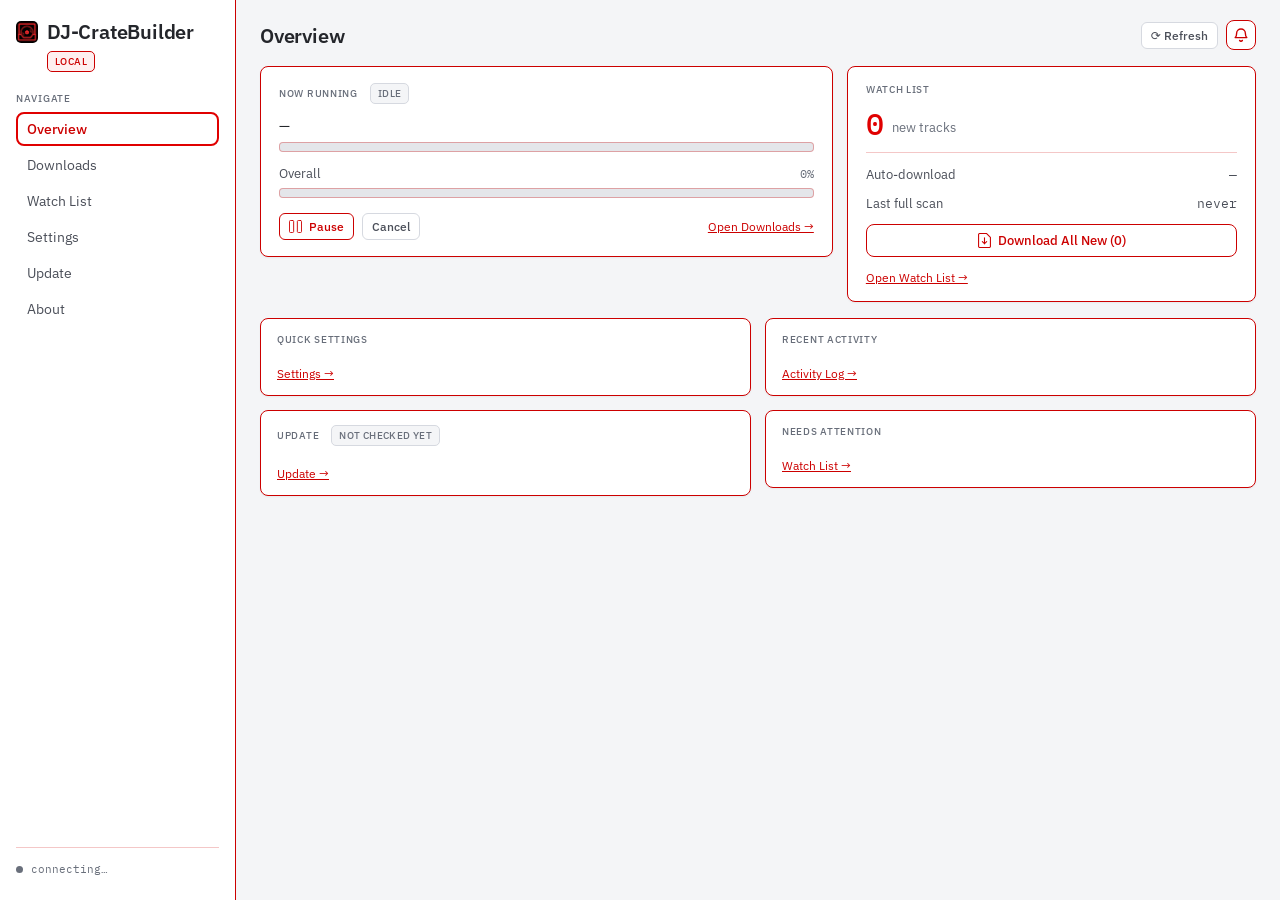
<file: web/index.html>
<!doctype html>
<html lang="en">
<head>
<meta charset="utf-8">
<meta name="viewport" content="width=device-width,initial-scale=1">
<title>DJ-CrateBuilder</title>
<script>
  /* The stored theme, applied before the stylesheets load, so a dark page
     never flashes light on its way up. app.js's applyTheme keeps the same
     key; a store that refuses (private mode) leaves the page light. */
  try {
    if (localStorage.getItem('cb_theme') === 'dark') {
      document.documentElement.setAttribute('data-theme', 'dark');
    }
  } catch (e) { /* light */ }
  /* The stored text size, for the same reason; app.js's applyTextSize
     keeps the same key and values. */
  try {
    var size = localStorage.getItem('cb_text_size');
    if (size === 'large' || size === 'xl') {
      document.documentElement.setAttribute('data-text-size', size);
    }
  } catch (e) { /* normal */ }
  /* The stored colour theme, for the same reason; app.js's applyAccent
     keeps the same key and values. Red is the sheets' own colour, so only
     the other accents mark the page. */
  try {
    var accent = localStorage.getItem('cb_accent');
    if (['green', 'pink'].indexOf(accent) !== -1) {
      document.documentElement.setAttribute('data-accent', accent);
    }
  } catch (e) { /* red */ }
</script>
<link rel="stylesheet" href="theme.css">
<link rel="stylesheet" href="app.css">
<link rel="stylesheet" href="icons.css">
<link rel="stylesheet" href="theme-dark.css">
<link rel="stylesheet" href="theme-green.css">
<link rel="stylesheet" href="theme-pink.css">
</head>
<body>

<div class="cb-shell">

  <!-- ── Left panel: never changes width or order between screens ────────── -->
  <aside class="cb-panel">
    <div class="cb-brandrow">
      <div class="cb-row" style="gap:9px">
        <img src="assets/logo.png" alt="" width="22" height="22"
             style="border-radius:5px;display:block;flex:none">
        <span class="cb-brand">DJ-CrateBuilder</span>
      </div>
      <span class="cb-tag" id="mount-tag">Local</span>
    </div>

    <nav style="display:flex;flex-direction:column;gap:2px">
      <div class="cb-kick" style="margin-bottom:5px">Navigate</div>
      <a class="cb-nav is-on" href="#overview"  data-screen="overview">Overview</a>
      <a class="cb-nav"       href="#downloads" data-screen="downloads">Downloads</a>
      <a class="cb-nav"       href="#watchlist" data-screen="watchlist">Watch List<span
           class="cb-nav__count" id="nav-count" hidden>0</span></a>
      <a class="cb-nav"       href="#settings"  data-screen="settings">Settings</a>
      <a class="cb-nav"       href="#update"    data-screen="update">Update</a>
      <a class="cb-nav"       href="#about"     data-screen="about">About</a>
    </nav>

    <div class="cb-panel__foot">
      <div class="cb-row" id="host-status" tabindex="0" data-tt="remote.host_status"
           style="gap:8px;font-size:12px;color:var(--cb-muted)">
        <span class="cb-dot" id="host-dot"></span>
        <span class="cb-mono" id="host-label" style="font-size:11px">connecting…</span>
      </div>
      <a class="cb-mono cb-mut cb-foot-link" href="#about" id="host-version"
         style="font-size:10.5px"
         data-tt-text="Open About — the author, the FAQ, and the build this host is running."></a>
      <div id="panel-batch-mini" hidden style="display:flex;flex-direction:column;gap:6px">
        <div class="cb-bar" style="height:5px"><div class="cb-bar__fill" id="panel-batch-fill" style="width:0"></div></div>
        <span class="cb-mono cb-mut" id="panel-batch-label" style="font-size:10.5px">Batch 0 / 0</span>
      </div>
    </div>
  </aside>

  <!-- ── Content: one scroll region ──────────────────────────────────────── -->
  <main class="cb-main">

    <!-- 3a — Overview -->
    <section class="cb-screen is-on" id="screen-overview">
      <div class="cb-row">
        <h4 class="cb-h">Overview</h4>
        <span class="cb-mut" style="font-size:12.5px" id="ov-library"></span>
        <div class="cb-row" style="margin-left:auto;gap:8px">
          <button class="cb-btn cb-btn--quiet cb-btn--sm" id="ov-refresh"
                  data-tt="main.refresh">⟳ Refresh</button>
          <button class="cb-bell" id="ov-bell" data-tt="main.notifications"
                  aria-haspopup="dialog" aria-expanded="false"
                  aria-label="Notifications">
            <svg width="16" height="16" viewBox="0 0 16 16" fill="none"
                 stroke="currentColor" stroke-width="1.4" stroke-linecap="round"
                 stroke-linejoin="round" aria-hidden="true">
              <path d="M8 2a4.4 4.4 0 0 0-4.4 4.4c0 3-1.4 4.2-1.4 4.2h11.6s-1.4-1.2-1.4-4.2A4.4 4.4 0 0 0 8 2Z"></path>
              <path d="M6.6 13.4a1.6 1.6 0 0 0 2.8 0"></path>
            </svg>
            <span class="cb-bell__count" id="ov-bell-count" hidden>0</span>
          </button>
        </div>
      </div>

      <div class="cb-grid-ov">
        <div class="cb-card cb-pad" id="ov-running">
          <div class="cb-row">
            <span class="cb-kick">Now running</span>
            <span class="cb-tag cb-tag--grey" id="ov-run-tag">Idle</span>
            <span class="cb-mut cb-mono" style="margin-left:auto;font-size:11.5px"
                  id="ov-run-meta"></span>
          </div>
          <div>
            <div class="cb-row" style="gap:8px;margin-bottom:7px;align-items:baseline">
              <span style="font-size:13.5px;color:var(--cb-text)" id="ov-run-title">—</span>
              <span class="cb-mut cb-mono" style="margin-left:auto;font-size:11.5px"
                    id="ov-run-stats"></span>
            </div>
            <div class="cb-bar"><div class="cb-bar__fill" id="ov-run-cur" style="width:0"></div></div>
          </div>
          <div>
            <div class="cb-row" style="gap:8px;margin-bottom:7px">
              <span class="cb-lab">Overall</span>
              <span class="cb-mut cb-mono" style="margin-left:auto;font-size:11.5px"
                    id="ov-run-pct">0%</span>
            </div>
            <div class="cb-bar"><div class="cb-bar__fill cb-bar__fill--overall" id="ov-run-all" style="width:0"></div></div>
          </div>
          <div class="cb-row" style="gap:8px;margin-top:2px">
            <button class="cb-btn cb-btn--sm" id="ov-pause" data-ic="pause">Pause</button>
            <button class="cb-btn cb-btn--quiet cb-btn--sm" id="ov-cancel">Cancel</button>
            <a href="#downloads" id="ov-open" style="margin-left:auto;font-size:12px">Open Downloads →</a>
          </div>
        </div>

        <div class="cb-card cb-pad">
          <span class="cb-kick">Watch List</span>
          <div class="cb-row" style="align-items:flex-end;gap:8px">
            <span class="cb-mono cb-big" id="ov-new">0</span>
            <span class="cb-mut" style="font-size:12.5px;padding-bottom:4px"
                  id="ov-new-sub">new tracks</span>
          </div>
          <div class="cb-div"></div>
          <div class="cb-row cb-ov-line"><span>Auto-download</span>
            <span class="cb-mono" style="margin-left:auto" id="ov-auto">—</span></div>
          <div class="cb-row cb-ov-line"><span>Last full scan</span>
            <span class="cb-mono" style="margin-left:auto" id="ov-last-scan">never</span></div>
          <button class="cb-btn" id="ov-dl-all" style="justify-content:center;width:100%"
                  data-tt="wl.download_all_new" data-ic="download">Download All New (0)</button>
          <a href="#watchlist" id="ov-goto-wl" style="font-size:12px">Open Watch List →</a>
        </div>
      </div>

      <!-- Two independent stacks: the host's own state on the left, what
           it has been doing on the right. -->
      <div class="cb-ov-cols">
        <div class="cb-ov-col">
          <div class="cb-card cb-pad cb-ov-mini">
            <span class="cb-kick">Quick Settings</span>
            <div id="ov-host" class="cb-ov-list"></div>
            <a href="#settings" style="font-size:12px;margin-top:2px">Settings →</a>
          </div>
          <div class="cb-card cb-pad cb-ov-mini" id="ov-update-card">
            <div class="cb-row">
              <span class="cb-kick">Update</span>
              <span class="cb-tag cb-tag--grey" id="ov-update-tag">Not checked yet</span>
            </div>
            <div id="ov-update" class="cb-ov-list"></div>
            <a href="#update" id="ov-goto-update" style="font-size:12px;margin-top:2px">Update →</a>
          </div>
        </div>
        <div class="cb-ov-col">
          <div class="cb-card cb-pad cb-ov-mini">
            <span class="cb-kick">Recent activity</span>
            <div id="ov-recent" class="cb-ov-list"></div>
            <a href="#activity-log" style="font-size:12px;margin-top:2px">Activity Log →</a>
          </div>
          <div class="cb-card cb-pad cb-ov-mini">
            <span class="cb-kick">Needs attention</span>
            <div id="ov-attention" class="cb-ov-list"></div>
            <a href="#watchlist" style="font-size:12px;margin-top:2px">Watch List →</a>
          </div>
        </div>
      </div>
    </section>

    <!-- 3b / 3c — Downloads -->
    <section class="cb-screen" id="screen-downloads">
      <div class="cb-row">
        <h4 class="cb-h">Downloads</h4>
        <span class="cb-tag cb-tag--grey" id="dl-state">Idle</span>
      </div>

      <div class="cb-card cb-pad">
        <div class="cb-row">
          <span class="cb-kick">Add a link</span>
          <div class="cb-seg" style="margin-left:auto" id="dl-platform">
            <span class="is-on" data-platform="YouTube">YouTube</span>
            <span data-platform="SoundCloud">SoundCloud</span>
          </div>
          <span class="cb-help cb-tt-host" data-tt="main.platform_help">?</span>
        </div>
        <div style="display:flex;gap:10px;align-items:flex-end;flex-wrap:wrap">
          <div style="flex:1;min-width:260px">
            <div class="cb-kick" style="margin-bottom:5px">URL</div>
            <input class="cb-in" id="dl-url" data-tt="main.url"
                   placeholder="https://www.youtube.com/…   or   https://soundcloud.com/…">
          </div>
          <div style="width:190px">
            <div class="cb-kick" style="margin-bottom:5px">Genre</div>
            <select class="cb-sel" id="dl-genre" style="width:100%"></select>
          </div>
          <button class="cb-btn cb-btn--quiet" id="dl-newgenre"
                  data-tt="main.new_genre">+ New genre</button>
          <button class="cb-btn cb-btn--fill" id="dl-add"
                  data-tt="main.batch_add">+ Add to Batch</button>
        </div>
      </div>

      <div class="cb-card cb-pad">
        <div class="cb-row">
          <span class="cb-kick">Batch queue</span>
          <span class="cb-mut cb-mono" style="font-size:11.5px" id="dl-count">0 URLs</span>
          <span class="cb-help cb-tt-host" data-tt="main.batch_help">?</span>
          <button class="cb-btn cb-btn--quiet cb-btn--sm" id="dl-clear"
                  style="margin-left:auto" data-tt="main.batch_clear">Clear All</button>
        </div>
        <div id="dl-rows"></div>
      </div>

      <div class="cb-row" style="gap:12px;flex-wrap:wrap">
        <label class="cb-row" style="gap:8px;cursor:pointer">
          <input type="checkbox" class="cb-cbx" id="dl-skip" data-key="skip_existing">
          <span style="font-size:13px;color:var(--cb-text)">Skip files already downloaded</span>
        </label>
        <select class="cb-sel" id="dl-skipmode" data-key="skip_mode">
          <option>In Database ~ In Folder</option>
          <option>In Folder Only</option>
          <option>In Database Only</option>
        </select>
        <span class="cb-help cb-tt-host" data-tt="main.skip_mode">?</span>
        <button class="cb-btn cb-btn--quiet" id="dl-openfolder"
                style="margin-left:auto" data-tt="main.open_folder" data-ic="folder">Open Main Folder</button>
      </div>

      <div class="cb-row" style="gap:10px" id="dl-actions-row">
        <button class="cb-btn cb-btn--fill" id="dl-start"
                style="flex:1;justify-content:center;font-size:14.5px;padding:11px">Start Downloads</button>
        <button class="cb-btn cb-btn--quiet" id="dl-cancel" disabled
                data-tt="main.cancel_batch">Cancel</button>
        <button class="cb-btn cb-btn--quiet" id="dl-pause" data-ic="pause" disabled>Pause</button>
      </div>

      <div class="cb-card cb-pad" id="dl-progress" style="opacity:.6">
        <div class="cb-row" style="gap:10px;align-items:baseline">
          <span class="cb-kick">Current</span>
          <span class="cb-mut" style="font-size:13.5px" id="dl-cur-label">—</span>
          <span class="cb-mono" style="margin-left:auto;font-size:11.5px;color:var(--cb-ok)" id="dl-cur-bitrate"></span>
          <span class="cb-mut cb-mono" style="font-size:11.5px" id="dl-cur-speed"></span>
        </div>
        <div class="cb-bar"><div class="cb-bar__fill" id="dl-cur-bar" style="width:0"></div></div>
        <div class="cb-row" style="gap:10px;align-items:baseline">
          <span class="cb-kick">Overall</span>
          <span class="cb-mut" style="font-size:12.5px" id="dl-all-label">—</span>
          <span class="cb-mut cb-mono" style="margin-left:auto;font-size:11.5px" id="dl-all-eta"></span>
        </div>
        <div class="cb-bar"><div class="cb-bar__fill cb-bar__fill--overall" id="dl-all-bar" style="width:0"></div></div>
      </div>

      <div>
        <div class="cb-row" style="gap:8px;margin-bottom:8px">
          <span class="cb-kick">Activity</span>
          <span class="cb-mut cb-mono" style="font-size:11.5px" id="dl-activity-meta">empty</span>
          <button class="cb-btn cb-btn--quiet cb-btn--sm cb-queue__clear" id="dl-activity-clear" type="button" hidden
                  data-tt-text="Clear the last run's steps from this panel. Nothing downloaded is affected.">Clear</button>
        </div>
        <div class="cb-card cb-log" id="dl-activity">Nothing yet — press Start Downloads and each step will show here.</div>
      </div>
    </section>

    <!-- 3d — Watch List -->
    <section class="cb-screen cb-screen--wl" id="screen-watchlist">
      <div class="cb-row">
        <h4 class="cb-h">Watch List</h4>
        <span class="cb-mut" style="font-size:12.5px" id="wl-summary"></span>
        <span class="cb-mut cb-mono" style="margin-left:auto;font-size:11.5px"
              id="wl-next-dl" data-ic="clock"
              data-tt-text="When the next scheduled auto-download runs. The schedule counts from this launch, and every Download All New — yours or the scheduler's — starts the interval again. Set it in Settings ▸ Automation."></span>
      </div>
      <div class="cb-row" style="gap:8px;flex-wrap:wrap">
        <button class="cb-btn cb-btn--fill" id="wl-add" data-tt="wl.add_channel">+ Add Channel</button>
        <button class="cb-btn" id="wl-links" style="border-color:var(--cb-attn-line);color:var(--cb-warn)"
                data-tt="wl.check_links" data-ic="wrench">Check Links</button>
        <button class="cb-btn" id="wl-dl-all" data-tt="wl.download_all_new" data-ic="download">Download All New</button>
        <button class="cb-btn" id="wl-scan" data-tt="wl.scan_all" data-ic="search">Scan for new</button>
        <button class="cb-btn cb-btn--quiet" id="wl-cancel" disabled
                data-tt="wl.cancel_all" data-ic="close">Cancel</button>
      </div>
      <div class="cb-row" style="gap:8px;flex-wrap:wrap">
        <button class="cb-btn cb-btn--xs" id="wl-export" data-tt="wl.export_list" data-ic="export">Export List</button>
        <button class="cb-btn cb-btn--xs" id="wl-import" data-tt="wl.import_list" data-ic="import">Import List</button>
        <button class="cb-btn cb-btn--xs" id="wl-inbox" hidden
                data-tt="wl.browser_inbox" data-ic="globe">Browser Inbox</button>
      </div>
      <div id="wl-cards" class="cb-cards"></div>

      <div class="cb-card" style="padding:0;overflow:hidden">
        <div class="cb-row" style="padding:8px 14px;border-bottom:1px solid var(--cb-line-soft);gap:10px">
          <span class="cb-kick">Scan log</span>
          <span class="cb-mut cb-mono" style="font-size:11px">live · pinned</span>
          <div class="cb-row" style="margin-left:auto;gap:8px">
            <button class="cb-btn cb-btn--quiet cb-btn--sm" id="wl-log-clear"
                    data-tt="wl.clear_scan_log">Clear</button>
            <button class="cb-btn cb-btn--quiet cb-btn--sm" id="wl-log-open"
                    data-tt="wl.open_activity_log" data-ic-end="ext-link">Open Activity Log</button>
          </div>
        </div>
        <div class="cb-log" id="wl-log" style="height:156px;overflow:auto"></div>
      </div>
    </section>

    <!-- 3j — Settings -->
    <section class="cb-screen" id="screen-settings">
      <div class="cb-row" style="margin-bottom:4px">
        <h4 class="cb-h" data-ic="gear">Settings</h4>
        <span class="cb-mut" style="font-size:12.5px">Every option writes straight to
          <span class="cb-mono" id="cfg-path">the host's config</span></span>
        <span class="cb-mono" style="margin-left:auto;font-size:10.5px;color:var(--cb-ok)">All changes autosave</span>
      </div>
      <div class="cb-grid-2" id="settings-grid"></div>
    </section>

    <!-- 3e — Activity Log (opened from Settings) -->
    <section class="cb-screen cb-screen--log" id="screen-activity-log">
      <div class="cb-crumb">
        <a class="cb-back" href="#settings" data-tt="log.back_to_settings">‹ Settings</a>
        <span class="cb-mut" style="font-size:12.5px">Activity Log</span>
      </div>
      <div class="cb-toolbar">
        <span class="cb-lab">Filter:</span>
        <select class="cb-sel" id="log-activity-filter" style="width:130px" data-tt="log.filter_activity">
          <option>All</option><option>Downloaded</option><option>Skipped</option><option>Errors</option>
        </select>
        <span class="cb-vsep"></span>
        <button class="cb-btn cb-btn--sm" id="log-activity-wrap" data-tt="log.wrap">Wrap: On</button>
        <span class="cb-vsep"></span>
        <span class="cb-lab">Search:</span>
        <input class="cb-in" id="log-activity-search" style="width:190px" placeholder="Search…">
        <button class="cb-btn cb-btn--quiet cb-btn--sm cb-icon" id="log-activity-prev" data-tt="log.search_prev">▲</button>
        <button class="cb-btn cb-btn--quiet cb-btn--sm cb-icon" id="log-activity-next" data-tt="log.search_next">▼</button>
        <button class="cb-btn cb-btn--quiet cb-btn--sm cb-icon" id="log-activity-clear" data-tt="log.search_clear" data-ic="close"></button>
        <span class="cb-mono cb-mut cb-log__count" id="log-activity-count"></span>
        <div class="cb-row" style="margin-left:auto;gap:8px">
          <button class="cb-btn cb-btn--quiet cb-btn--sm" id="log-activity-top" data-tt="log.jump_top">⤒</button>
          <button class="cb-btn cb-btn--quiet cb-btn--sm" id="log-activity-bottom" data-tt="log.jump_newest">⤓</button>
          <span class="cb-vsep"></span>
          <button class="cb-btn cb-btn--quiet cb-btn--sm" id="log-activity-refresh" data-tt="log.refresh_activity">⟳ Refresh</button>
          <button class="cb-btn cb-btn--quiet cb-btn--sm" id="log-activity-download" data-tt="log.download">⤓ Download</button>
        </div>
      </div>
      <div class="cb-log cb-log--viewer" id="log-activity-body"></div>
      <div class="cb-pathbar" id="log-activity-pathbar"></div>
      <div class="cb-statbar" id="log-activity-statbar"></div>
    </section>

    <!-- 3f — Debug Log (opened from Settings) -->
    <section class="cb-screen cb-screen--log" id="screen-debug-log">
      <div class="cb-crumb">
        <a class="cb-back" href="#settings" data-tt="log.back_to_settings">‹ Settings</a>
        <span class="cb-mut" style="font-size:12.5px">Debug Log</span>
      </div>
      <div class="cb-toolbar">
        <span class="cb-lab">Filter:</span>
        <select class="cb-sel" id="log-debug-filter" style="width:110px" data-tt="log.filter_debug">
          <option>All</option><option>INFO</option><option>ERROR</option><option>DEBUG</option>
        </select>
        <span class="cb-vsep"></span>
        <button class="cb-btn cb-btn--sm" id="log-debug-wrap" data-tt="log.wrap">Wrap: On</button>
        <span class="cb-vsep"></span>
        <span class="cb-lab">Search:</span>
        <input class="cb-in" id="log-debug-search" style="width:190px" placeholder="Search…">
        <button class="cb-btn cb-btn--quiet cb-btn--sm cb-icon" id="log-debug-prev" data-tt="log.search_prev">▲</button>
        <button class="cb-btn cb-btn--quiet cb-btn--sm cb-icon" id="log-debug-next" data-tt="log.search_next">▼</button>
        <button class="cb-btn cb-btn--quiet cb-btn--sm cb-icon" id="log-debug-clear" data-tt="log.search_clear" data-ic="close"></button>
        <span class="cb-mono cb-mut cb-log__count" id="log-debug-count"></span>
        <div class="cb-row" style="margin-left:auto;gap:8px">
          <button class="cb-btn cb-btn--quiet cb-btn--sm" id="log-debug-top" data-tt="log.jump_top">⤒</button>
          <button class="cb-btn cb-btn--quiet cb-btn--sm" id="log-debug-bottom" data-tt="log.jump_newest">⤓</button>
          <span class="cb-vsep"></span>
          <button class="cb-btn cb-btn--quiet cb-btn--sm" id="log-debug-refresh" data-tt="log.refresh_debug">⟳ Refresh</button>
          <button class="cb-btn cb-btn--quiet cb-btn--sm" id="log-debug-download" data-tt="log.download_debug">⤓ Download</button>
        </div>
      </div>
      <div class="cb-log cb-log--viewer" id="log-debug-body"></div>
      <div class="cb-pathbar" id="log-debug-pathbar"></div>
      <div class="cb-statbar" id="log-debug-statbar"></div>
    </section>

    <!-- 3g/3h/3i — Database viewer (opened from Settings) -->
    <section class="cb-screen cb-screen--db" id="screen-database">
      <div class="cb-crumb">
        <a class="cb-back" href="#settings" data-tt="log.back_to_settings">‹ Settings</a>
        <span class="cb-mut" style="font-size:12.5px">Database</span>
      </div>
      <div class="cb-row" style="padding:10px 14px 0;gap:6px">
        <button class="cb-btn cb-btn--sm" id="db-tab-btn-downloads" data-ic="download">Downloads</button>
        <button class="cb-btn cb-btn--quiet cb-btn--sm" id="db-tab-btn-watchlist" data-ic="eye">Watch List</button>
        <button class="cb-btn cb-btn--quiet cb-btn--sm" id="db-tab-btn-artwork" data-ic="image">Artwork</button>
        <button class="cb-btn cb-btn--quiet cb-btn--sm" id="db-help"
                style="margin-left:auto" data-tt="db.help_downloads" data-ic="help">Help</button>
      </div>

      <div class="db-tab is-on" id="db-tab-downloads">
        <div class="cb-toolbar">
          <span class="cb-lab">Group by:</span>
          <select class="cb-sel" id="db-dl-group" style="width:200px"></select>
          <span class="cb-vsep"></span>
          <span class="cb-lab">Platform:</span>
          <select class="cb-sel" id="db-dl-platform" style="width:130px"></select>
          <span class="cb-lab">Genre:</span>
          <select class="cb-sel" id="db-dl-genre" style="width:140px"></select>
          <span class="cb-lab">Search:</span>
          <input class="cb-in" id="db-dl-search" style="width:160px" placeholder="any column…">
          <div class="cb-row" style="margin-left:auto;gap:8px">
            <button class="cb-btn cb-btn--quiet cb-btn--sm" id="db-dl-expand" data-tt="db.expand_all">⊞</button>
            <button class="cb-btn cb-btn--quiet cb-btn--sm" id="db-dl-collapse" data-tt="db.collapse_all">⊟</button>
            <span class="cb-vsep"></span>
            <button class="cb-btn cb-btn--quiet cb-btn--sm" id="db-dl-refresh" data-tt="db.refresh">⟳ Refresh</button>
          </div>
        </div>
        <div class="cb-tblwrap">
          <table class="cb-table">
            <thead><tr id="db-dl-thead"></tr></thead>
            <tbody id="db-dl-tbody"></tbody>
          </table>
        </div>
        <div class="cb-statbar" id="db-dl-statbar"></div>
      </div>

      <div class="db-tab" id="db-tab-watchlist">
        <div class="cb-toolbar">
          <span class="cb-lab">Watched channels — click a column to sort</span>
          <div class="cb-row" style="margin-left:auto;gap:8px">
            <button class="cb-btn cb-btn--warn cb-btn--sm" id="db-wl-cleanup" data-ic="broom">Folders Cleanup ‹Smart›</button>
            <button class="cb-btn cb-btn--quiet cb-btn--sm" id="db-wl-refresh" data-tt="db.refresh">⟳ Refresh</button>
          </div>
        </div>
        <div class="cb-tblwrap">
          <table class="cb-table">
            <thead><tr id="db-wl-thead"></tr></thead>
            <tbody id="db-wl-tbody"></tbody>
          </table>
        </div>
        <div class="cb-statbar" id="db-wl-statbar"></div>
      </div>

      <div class="db-tab" id="db-tab-artwork">
        <div class="cb-toolbar">
          <span class="cb-lab">Filter:</span>
          <select class="cb-sel" id="db-art-filter" style="width:200px"></select>
          <span class="cb-lab">Search:</span>
          <input class="cb-in" id="db-art-search" style="width:170px" placeholder="track or channel…">
          <div class="cb-row" style="margin-left:auto;gap:8px">
            <button class="cb-btn cb-btn--sm" id="db-art-fetch" data-ic="image">Fetch Missing Artwork</button>
            <button class="cb-btn cb-btn--quiet cb-btn--sm" id="db-art-refresh" data-tt="db.refresh">⟳ Refresh</button>
          </div>
        </div>
        <div class="cb-art-split">
          <div class="cb-tblwrap" style="flex:1;border-right:1px solid var(--cb-line-soft)">
            <table class="cb-table">
              <thead><tr id="db-art-thead"></tr></thead>
              <tbody id="db-art-tbody"></tbody>
            </table>
          </div>
          <div class="cb-art-preview">
            <span class="cb-kick">Preview</span>
            <div id="db-art-preview-box" class="cb-art-preview__box">Select a track</div>
            <div id="db-art-preview-meta" style="display:flex;flex-direction:column;gap:6px;font-size:12px;color:var(--cb-dim)"></div>
            <div class="cb-div"></div>
            <button class="cb-btn cb-btn--quiet cb-btn--sm" id="db-art-copy-thumb"
                    style="width:100%;justify-content:center" data-tt="db.copy_thumbnail_url">Copy Thumbnail URL</button>
          </div>
        </div>
        <div class="cb-statbar" id="db-art-statbar"></div>
      </div>
    </section>

    <!-- 3o — Update (the self-updater; local window only, shown read-only remotely) -->
    <section class="cb-screen" id="screen-update">
      <div class="cb-row">
        <h4 class="cb-h">Update</h4>
      </div>
      <div class="cb-card cb-pad" id="update-body"></div>
    </section>

    <!-- 3n — About (a nav destination; also reached from the panel footer) -->
    <section class="cb-screen" id="screen-about">
      <div class="cb-row">
        <h4 class="cb-h">About</h4>
      </div>
      <div class="cb-card cb-pad" id="about-body"></div>
    </section>

  </main>
</div>

<div class="cb-toast" id="toast" hidden></div>

<script src="api.js"></script>
<script src="app.js"></script>
</body>
</html>
</file>
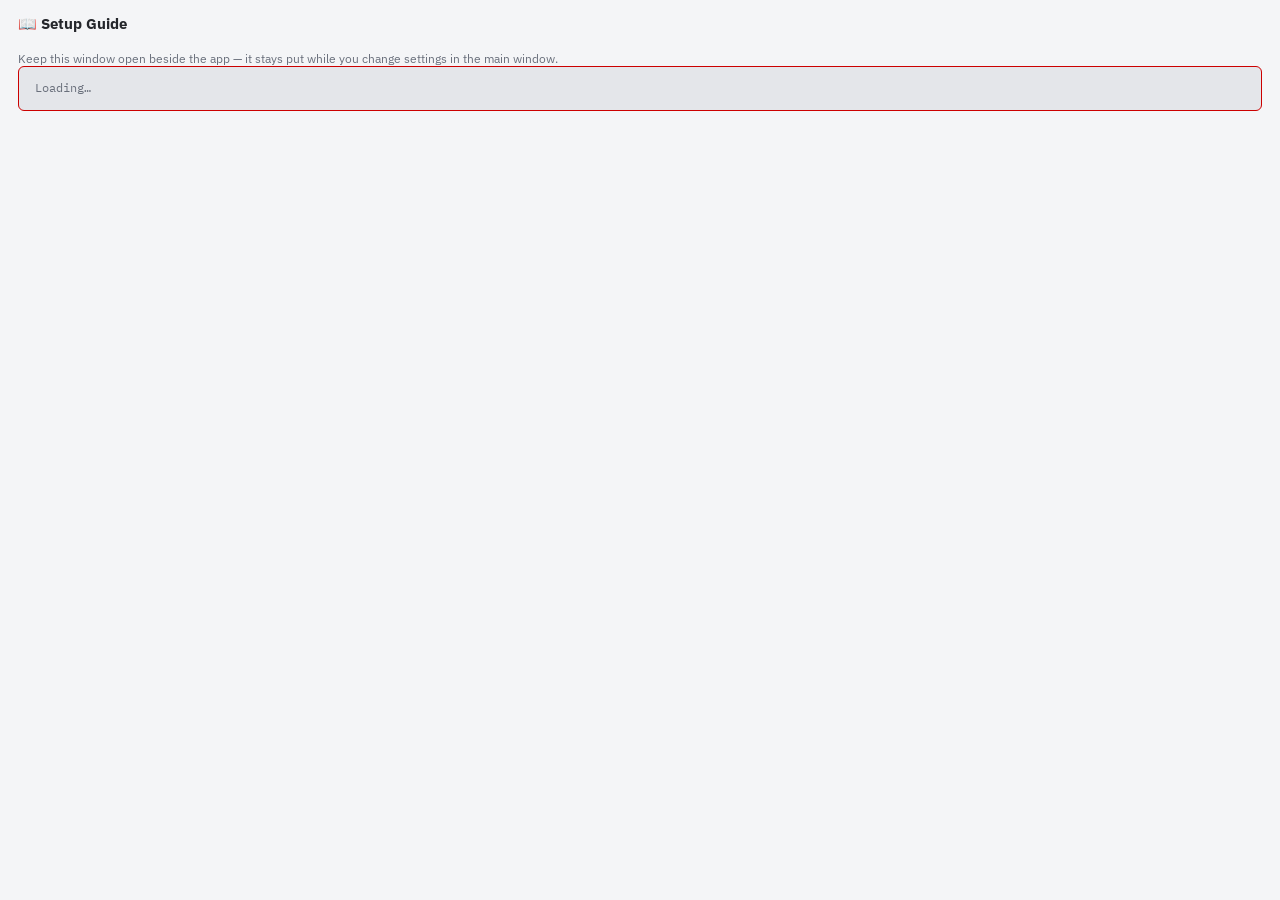
<file: web/howto.html>
<!doctype html>
<html lang="en">
<head>
<meta charset="utf-8">
<meta name="viewport" content="width=device-width,initial-scale=1">
<title>DJ-CrateBuilder — Setup Guide</title>
<script>
  /* Same theme bootstrap as index.html: this window shares the app's
     origin, so the stored theme is the one the main window is showing. */
  try {
    if (localStorage.getItem('cb_theme') === 'dark') {
      document.documentElement.setAttribute('data-theme', 'dark');
    }
  } catch (e) { /* light */ }
  try {
    var accent = localStorage.getItem('cb_accent');
    if (['green', 'pink'].indexOf(accent) !== -1) {
      document.documentElement.setAttribute('data-accent', accent);
    }
  } catch (e) { /* red */ }
</script>
<link rel="stylesheet" href="theme.css">
<link rel="stylesheet" href="app.css">
<link rel="stylesheet" href="theme-dark.css">
<link rel="stylesheet" href="theme-green.css">
<link rel="stylesheet" href="theme-pink.css">
<style>
  /* The guide fills its own window instead of sitting in a modal, so the
     card's height cap comes off and the window's scrollbar is the only one. */
  html, body { height: 100%; }
  body { background: var(--cb-bg); color: var(--cb-text); margin: 0;
         display: flex; flex-direction: column; }
  .cb-howto-win__head { padding: 14px 18px 10px; font-weight: 700;
                        font-size: 15px; flex: none; }
  .cb-howto-win__body { flex: 1 1 auto; overflow: auto; padding: 0 18px 18px; }
  .cb-howto-win__body .cb-howto { max-height: none; overflow: visible; }
  .cb-howto-win__note { color: var(--cb-muted); font-size: 12px;
                        padding: 8px 18px 0; }
</style>
</head>
<body>
<div class="cb-howto-win__head" id="howto-title">📖 Setup Guide</div>
<div class="cb-howto-win__note">Keep this window open beside the app — it stays
  put while you change settings in the main window.</div>
<div class="cb-howto-win__body"><div class="cb-howto" id="howto-body">Loading…</div></div>
<script src="api.js"></script>
<script>
  /* The walkthrough's five line treatments, as app.js's howtoLineClass tags
     them — kept in step by tests/test_web_howto_client.py. */
  function howtoLineClass(line) {
    const s = line.trim();
    if (s.startsWith('══')) return 'is-divider';
    if (s.startsWith('Setting Up')) return 'is-title';
    if (s.startsWith('Step ')) return 'is-step';
    if (s.startsWith('https://')) return 'is-url';
    if (s.startsWith('IMPORTANT:')) return 'is-important';
    return '';
  }

  function renderHowto(page) {
    const title = `📖 ${page.title}`;
    document.title = title;
    document.getElementById('howto-title').textContent = title;
    const box = document.getElementById('howto-body');
    box.textContent = '';
    String(page.text || '').split('\n').forEach((line) => {
      const row = document.createElement('div');
      row.className = ('cb-howto__line ' + howtoLineClass(line)).trim();
      row.textContent = line || ' ';
      box.appendChild(row);
    });
  }

  (async () => {
    const browser = decodeURIComponent(location.hash.slice(1)) || 'Chrome';
    try {
      await cbApi.connect();
      renderHowto(await cbApi.call('cookies.howto', { browser }));
    } catch (err) {
      document.getElementById('howto-body').textContent =
        'The guide could not be read: ' + (err && err.message ? err.message : err);
    }
  })();
</script>
</body>
</html>
</file>
<file: web/theme.css>
/* DJ-CrateBuilder web UI — theme tokens and base components.
   Ground: near-white. Separator: YouTube red. Type: IBM Plex Sans / Mono.
   Structural outlines are #CC0000 at 1px; #E00000 is for fills and active states. */

@import url("https://fonts.googleapis.com/css2?family=IBM+Plex+Sans:wght@400;500;600&family=IBM+Plex+Mono:wght@400;500&display=swap");

:root {
  --cb-bg: #F4F5F7;
  --cb-bg-deep: #E4E6EA;
  --cb-surface: #FFFFFF;
  --cb-surface-alt: #FAFAFB;
  --cb-line: #CC0000;
  --cb-line-soft: rgba(204, 0, 0, .22);
  --cb-line-row: rgba(204, 0, 0, .20);
  --cb-accent: #E00000;
  --cb-accent-hover: #E60000;
  --cb-accent-wash: rgba(224,0,0, .06);
  --cb-text: #24262B;
  --cb-muted: #696F7B;
  --cb-dim: #676D79;
  --cb-placeholder: #727884;
  --cb-quiet: #D6D9E0;
  --cb-quiet-hover: #EEF0F4;

  --cb-ok: #127A3E;
  --cb-warn: #A66300;
  --cb-err: #CC0000;
  --cb-unresolved: #FF8C00;

  --cb-log-ts: #6B7280;
  --cb-log-downloaded: #127A3E;
  --cb-log-skipped: #A66300;
  --cb-log-error: #CC0000;
  --cb-log-default: #4B4F59;
  --cb-log-debug: #6E7480;
  --cb-log-warning: #A66300;
  --cb-log-hit: #FFE9A8;
  --cb-log-hit-current: #FF9A3D;

  --cb-radius: 8px;
  --cb-radius-sm: 6px;
  --cb-shadow: 0 1px 2px rgba(20, 22, 28, .05);
  --cb-shadow-pop: 0 8px 26px rgba(20, 22, 28, .18);

  --cb-font: 'IBM Plex Sans', system-ui, sans-serif;
  --cb-mono: 'IBM Plex Mono', ui-monospace, monospace;

  --cb-panel-w: 236px;
  --cb-touch: 44px;
}

body {
  margin: 0;
  background: var(--cb-bg);
  color: var(--cb-text);
  font-family: var(--cb-font);
  font-size: 13px;
}
a { color: var(--cb-line); }
a:hover { color: var(--cb-accent); }
:focus-visible { outline: 2px solid var(--cb-accent); outline-offset: 2px; }
::selection { background: rgba(224,0,0, .18); }

.cb-mono { font-family: var(--cb-mono); }
.cb-mut { color: var(--cb-muted); }
.cb-row { display: flex; align-items: center; gap: 12px; }
.cb-div { height: 1px; background: var(--cb-line-soft); }
.cb-kick {
  font: 500 10px var(--cb-font); letter-spacing: .07em;
  text-transform: uppercase; color: var(--cb-dim);
}
.cb-sect { font: 600 13px var(--cb-font); letter-spacing: -.01em; color: var(--cb-text); }
.cb-lab { font-size: 12.5px; color: #4B4F59; }

/* Card */
.cb-card {
  background: var(--cb-surface);
  border: 1px solid var(--cb-line);
  border-radius: var(--cb-radius);
  box-shadow: var(--cb-shadow);
}

/* Buttons — outline by default, solid red for the one primary action */
.cb-btn {
  font: 500 13px var(--cb-font);
  padding: 7px 13px; min-height: 32px;
  border-radius: var(--cb-radius);
  background: var(--cb-surface);
  border: 1px solid var(--cb-line);
  color: var(--cb-line);
  cursor: pointer; white-space: nowrap;
  display: inline-flex; align-items: center; gap: 6px;
  transition: background .12s;
}
.cb-btn:hover { background: var(--cb-accent-wash); }
.cb-btn:active { background: rgba(224,0,0, .14); }
.cb-btn[disabled] { opacity: .42; cursor: default; }
.cb-btn--fill { background: var(--cb-accent); border-color: var(--cb-accent); color: #fff; }
.cb-btn--fill:hover { background: var(--cb-accent-hover); }
.cb-btn--quiet { border-color: var(--cb-quiet); color: #4B4F59; }
.cb-btn--quiet:hover { background: var(--cb-quiet-hover); }
.cb-btn--warn { background: var(--cb-line); border-color: var(--cb-line); color: #fff; }
.cb-btn--warn:hover { background: #B00000; }
.cb-btn--sm { font-size: 12px; padding: 5px 9px; min-height: 26px; border-radius: var(--cb-radius-sm); }
@media (pointer: coarse) { .cb-btn { min-height: var(--cb-touch); } }

/* Inputs */
.cb-in, .cb-sel {
  font: 400 13px var(--cb-font);
  padding: 8px 10px; min-height: 32px; box-sizing: border-box;
  border-radius: var(--cb-radius);
  border: 1px solid var(--cb-quiet);
  background: var(--cb-surface); color: var(--cb-text);
}
.cb-in { width: 100%; }
.cb-in::placeholder { color: var(--cb-placeholder); }
.cb-in:focus, .cb-sel:focus { border-color: var(--cb-accent); outline: none; }
.cb-sel {
  padding-right: 26px; appearance: none; cursor: pointer;
  background-image: url("data:image/svg+xml;utf8,<svg xmlns='http://www.w3.org/2000/svg' width='10' height='7' viewBox='0 0 10 7'><path d='M1 1l4 4 4-4' fill='none' stroke='%234B4F59' stroke-width='1.4'/></svg>");
  background-repeat: no-repeat; background-position: right 9px center;
}
input[type="checkbox"].cb-cbx { width: 15px; height: 15px; accent-color: var(--cb-accent); margin: 0; cursor: pointer; }
input[type="range"].cb-slider { accent-color: var(--cb-accent); cursor: pointer; }

/* Segmented control — selected option is the solid fill */
.cb-seg { display: inline-flex; border: 1px solid var(--cb-quiet); border-radius: var(--cb-radius); overflow: hidden; background: var(--cb-surface); }
.cb-seg > * { font: 500 12px var(--cb-font); padding: 6px 11px; color: #4B4F59; border-right: 1px solid var(--cb-quiet); cursor: pointer; white-space: nowrap; }
.cb-seg > *:last-child { border-right: none; }
.cb-seg > *:hover { background: var(--cb-quiet-hover); }
.cb-seg > .is-on { background: var(--cb-accent); color: #fff; border-right-color: var(--cb-accent); }

/* Tags */
.cb-tag {
  font: 500 10px var(--cb-font); letter-spacing: .04em; text-transform: uppercase;
  padding: 3px 7px; border-radius: 5px; white-space: nowrap;
  border: 1px solid var(--cb-line); color: var(--cb-line); background: var(--cb-accent-wash);
}
.cb-tag--grey { border-color: var(--cb-quiet); color: #696F7B; background: var(--cb-bg); }
.cb-tag--fill { background: var(--cb-accent); border-color: var(--cb-accent); color: #fff; }
.cb-tag--attn { border-color: #CC7A00; color: #8F5600; background: rgba(255, 140, 0, .08); } /* darker than --cb-warn: 10px uppercase on a tinted fill */

/* Side panel + nav */
.cb-panel {
  width: var(--cb-panel-w); flex: none; box-sizing: border-box;
  border-right: 1px solid var(--cb-line); background: var(--cb-surface);
  padding: 18px 16px; display: flex; flex-direction: column; gap: 20px;
}
.cb-nav {
  display: flex; align-items: center; gap: 9px;
  font-size: 13.5px; color: #4B4F59; text-decoration: none;
  padding: 7px 10px; border-radius: var(--cb-radius); border: 1px solid transparent;
}
.cb-nav:hover { background: var(--cb-quiet-hover); color: var(--cb-text); }
.cb-nav.is-on { color: var(--cb-line); border: 2px solid var(--cb-accent); font-weight: 500; padding: 6px 9px; }
.cb-nav.is-on:hover { background: var(--cb-accent-wash); color: var(--cb-line); }
.cb-nav__count { margin-left: auto; font: 500 10.5px var(--cb-mono); background: var(--cb-accent); color: #fff; border-radius: 9px; padding: 1px 6px; }

/* Toolbars, stat and path bars */
.cb-toolbar { display: flex; align-items: center; gap: 10px; flex-wrap: wrap; padding: 9px 14px; background: var(--cb-surface); border-bottom: 1px solid var(--cb-line); }
.cb-vsep { width: 1px; align-self: stretch; background: var(--cb-quiet); margin: 0 2px; }
.cb-statbar { display: flex; gap: 22px; padding: 6px 14px; background: var(--cb-surface); border-top: 1px solid var(--cb-line); font: 400 11px var(--cb-mono); color: var(--cb-muted); }
.cb-pathbar { padding: 5px 14px; background: var(--cb-bg); border-top: 1px solid var(--cb-line-soft); font: 400 11px var(--cb-mono); color: #626875; } /* darker than --cb-dim: sits on --cb-bg, not white */

/* Progress */
.cb-bar { height: 8px; border-radius: 4px; background: var(--cb-bg-deep); border: 1px solid rgba(204, 0, 0, .3); overflow: hidden; }
.cb-bar__fill { height: 100%; background: var(--cb-accent); }
.cb-bar__fill--overall { background: rgba(224,0,0, .45); }

/* Tables */
.cb-table { width: 100%; border-collapse: collapse; }
.cb-table th {
  font: 500 10px var(--cb-font); letter-spacing: .06em; text-transform: uppercase;
  color: var(--cb-dim); text-align: left; white-space: nowrap;
  padding: 0 10px 8px; border-bottom: 1px solid var(--cb-line);
}
.cb-table td { font-size: 13px; color: var(--cb-text); padding: 9px 10px; border-bottom: 1px solid var(--cb-line-row); }
.cb-table tbody tr:nth-child(even) td { background: var(--cb-surface-alt); }
.cb-table tbody tr:hover td { background: #FBFBFC; }
.cb-table tr.is-selected td { background: var(--cb-accent-wash); }
.cb-table tr.is-group td { background: var(--cb-bg); font-weight: 600; }

/* Log surface */
.cb-log { font: 400 12px/1.65 var(--cb-mono); background: var(--cb-surface); padding: 10px 14px; }
.cb-log > div { white-space: pre-wrap; }
.cb-log .ts { color: var(--cb-log-ts); }
.cb-log .downloaded { color: var(--cb-log-downloaded); }
.cb-log .skipped { color: var(--cb-log-skipped); }
.cb-log .error { color: var(--cb-log-error); }
.cb-log .default { color: var(--cb-log-default); }
.cb-log .debug { color: var(--cb-log-debug); }
.cb-log .warning { color: var(--cb-log-warning); }
.cb-log mark { background: var(--cb-log-hit); color: var(--cb-text); }
.cb-log mark.is-current { background: var(--cb-log-hit-current); color: var(--cb-text); }

/* Tooltips — hover here is the mockup behaviour; wire focus + Escape in JS */
.cb-tt { position: relative; display: inline-flex; }
.cb-tt__pop {
  position: absolute; top: calc(100% + 7px); left: 0; z-index: 60;
  width: max-content; max-width: 300px;
  background: var(--cb-text); color: var(--cb-bg);
  font: 400 11.5px/1.5 var(--cb-font); white-space: pre-line;
  padding: 8px 10px; border-radius: var(--cb-radius-sm);
  border: 1px solid var(--cb-accent);
  box-shadow: 0 6px 20px rgba(20, 22, 28, .28);
  opacity: 0; pointer-events: none; transition: opacity .1s;
}
.cb-tt:hover .cb-tt__pop, .cb-tt:focus-within .cb-tt__pop, .cb-tt.is-open .cb-tt__pop { opacity: 1; }
.cb-tt--right .cb-tt__pop { left: auto; right: 0; }
.cb-tt--up .cb-tt__pop { top: auto; bottom: calc(100% + 7px); }
.cb-help {
  width: 14px; height: 14px; flex: none; box-sizing: border-box;
  border: 1px solid var(--cb-dim); border-radius: 3px; background: var(--cb-surface);
  color: var(--cb-dim); font: 600 9px/12px var(--cb-font);
  align-items: center; justify-content: center; cursor: help;
}
.cb-help:hover { border-color: var(--cb-accent); color: var(--cb-line); }

/* Context menu */
.cb-menu { background: var(--cb-surface); border: 1px solid var(--cb-line); border-radius: 7px; box-shadow: var(--cb-shadow-pop); padding: 4px; min-width: 190px; }
.cb-menu > * { display: block; font-size: 12.5px; color: var(--cb-text); padding: 6px 9px; border-radius: 5px; cursor: pointer; }
.cb-menu > *:hover { background: rgba(224,0,0, .08); color: var(--cb-line); }

/* Host-offline shell */
.cb-offline-bar { display: flex; align-items: center; gap: 10px; padding: 11px 18px; background: var(--cb-text); color: var(--cb-bg); font-size: 12.5px; }
.cb-offline .cb-btn, .cb-offline .cb-in, .cb-offline .cb-sel { opacity: .62; pointer-events: none; }
</file>
<file: web/app.css>
/* Layout only. theme.css owns every colour and component — keep it untouched
   so the design's stylesheet stays a drop-in.

   The four values below are the exception: the design fixes them and theme.css
   has no token for any of them, so they are declared once here rather than
   sprayed as literals through the rules that need them (and never added to
   theme.css, which stays a drop-in). Each says what it is derived from, so a
   second palette has one place to answer. */
:root {
  /* --cb-text at 55% — the modal scrim (3m). */
  --cb-scrim: rgba(36, 38, 43, .55);
  /* --cb-unresolved darkened, exactly as theme.css darkens it for
     .cb-tag--attn's border: the raw orange fails small-text contrast. */
  --cb-attn-line: #CC7A00;
  /* --cb-unresolved at 8%, matching .cb-tag--attn's fill. */
  --cb-attn-wash: rgba(255, 140, 0, .08);
  /* 3d's Fix Link button: near-black label on --cb-unresolved (white fails
     contrast on it), and the same orange one step darker for hover. */
  --cb-fix-ink: #1A1A1A;
  --cb-fix-hover: #F08000;
  /* theme.css's secondary ink, which it paints as a literal (#4B4F59 on
     .cb-lab, .cb-nav, .cb-seg and .cb-btn--quiet); named here for the rules
     below that share it, so theme-dark.css has one token to answer. */
  --cb-text-2: #4B4F59;
  /* The read-notification dot: --cb-quiet one step darker. */
  --cb-dot-read: #B4B9C3;
  /* --cb-ok at 6% — the log viewer's wrap toggle while it is on. */
  --cb-ok-wash: rgba(18, 122, 62, .06);
}

html, body { height: 100%; }
body { overflow: hidden; }

/* Text size (Settings ▸ Appearance). The whole page, so text, controls and
   spacing grow together and every screen keeps its layout; Normal is the
   size every rule below was written for and sets nothing. vh and vw are not
   shrunk by zoom — 100vh at 115% is a sixth taller than the window and the
   bottom of every screen is cut off — so anything sized from the viewport
   uses --cb-vh / --cb-vw, which divide the zoom back out. */
:root { --cb-vh: 1vh; --cb-vw: 1vw; }
html[data-text-size="large"] { zoom: 1.08; --cb-vh: calc(1vh / 1.08); --cb-vw: calc(1vw / 1.08); }
html[data-text-size="xl"] { zoom: 1.15; --cb-vh: calc(1vh / 1.15); --cb-vw: calc(1vw / 1.15); }

/* Must beat the display:flex on .cb-pad / .cb-card below. */
[hidden] { display: none !important; }

.cb-shell { display: flex; height: 100%; }

.cb-panel { overflow: hidden; }
.cb-brandrow { display: flex; flex-direction: column; align-items: flex-start; gap: 6px; }
.cb-brandrow .cb-tag { margin-left: 31px; }   /* under the name, clear of the logo */
.cb-brand {
  font-weight: 600; font-size: 20px; color: var(--cb-text); letter-spacing: -.01em;
}
/* One step under --sm: the Watch List's Export / Import pair. */
.cb-btn--xs { font-size: 11px; padding: 3px 7px; min-height: 22px; border-radius: var(--cb-radius-sm); }
.cb-panel__foot {
  margin-top: auto; padding-top: 14px;
  border-top: 1px solid var(--cb-line-soft);
  display: flex; flex-direction: column; gap: 6px;
}
.cb-dot {
  width: 7px; height: 7px; border-radius: 50%;
  background: var(--cb-muted); flex: none;
}
.cb-dot.is-on { background: var(--cb-ok); }
.cb-dot.is-off { background: var(--cb-err); }

.cb-main { flex: 1; overflow-y: auto; min-width: 0; }

.cb-screen {
  display: none;
  padding: 20px 24px;
  flex-direction: column; gap: 16px;
  max-width: 900px;
}
.cb-screen.is-on { display: flex; }
/* The working screens fill whatever window they are given; Update keeps a
   cap because its three-column table reads worse the further apart the
   columns drift. */
#screen-settings, #screen-overview, #screen-downloads, #screen-watchlist,
#screen-about { max-width: none; }
#screen-update { max-width: 1100px; }

.cb-h { font-size: 20px; font-weight: 600; margin: 0; letter-spacing: -.01em; }
.cb-pad { padding: 16px 18px; display: flex; flex-direction: column; gap: 13px; }
/* The settings sections are independent cards whose heights have nothing to do
   with one another, and a grid row is only ever as short as its tallest card —
   the shortfall showed as up to 146px of dead space beside a card, and a whole
   empty slot at the end. Columns instead: each card starts where the one above
   it ended, and the balancer keeps the two columns level. break-inside stops a
   card being split down the middle at a column boundary. */
.cb-grid-2 { column-count: 2; column-gap: 16px; }
.cb-grid-2 > * { min-width: 0; break-inside: avoid; margin-bottom: 16px; }
.cb-card { overflow-wrap: anywhere; }
/* Full-width sections interrupt the flow rather than claiming two tracks. */
.cb-span-2 { column-span: all; }
/* Settings: the balancer would move the split as paths wrap and text grows,
   so the right column is pinned to start at a fixed card instead. */
.cb-set-card--col2 { break-before: column; }
/* A glyph host with no text yet (the next-run line before the snapshot lands)
   shows nothing rather than a stray icon. */
[data-ic]:empty::before { display: none; }
/* Update page: the components table. The row an update would change is the
   one that stands out; the others sit quiet. */
.cb-comp { overflow-x: auto; margin-top: 4px; }
.cb-comp__note { font-size: 12px; margin: 2px 0 8px; }
.cb-comp__table td { padding: 6px 10px; font-size: 12.5px; }
.cb-comp__table td.cb-mono { font-size: 12px; }
.cb-comp__row.is-newer td { background: var(--cb-attn-wash); }
.cb-comp__new { color: var(--cb-warn); font-weight: 700; }
.cb-comp__row.is-missing td { color: var(--cb-muted); }

/* The rule above Settings' Remote Access card. */
.cb-set-sep { border-top: 2px solid var(--cb-accent); margin: 6px 0 18px; }
.cb-cards { display: flex; flex-direction: column; gap: 10px; }
.cb-big { font-size: 30px; font-weight: 500; color: var(--cb-accent); line-height: 1; }

/* Overview (3a) — the 1.4fr/1fr pair over a three-up row of summary cards */
.cb-grid-ov {
  display: grid; grid-template-columns: 1.4fr minmax(0, 1fr);
  gap: 14px; align-items: start;
}
.cb-grid-3 {
  display: grid; grid-template-columns: repeat(3, minmax(0, 1fr));
  gap: 14px; align-items: start;
}
.cb-grid-ov > *, .cb-grid-3 > * { min-width: 0; }
/* The lower half: two equal columns, each its own stack, so a card is only
   as tall as its content and never as tall as its neighbour across the gap. */
.cb-ov-cols {
  display: grid; grid-template-columns: repeat(2, minmax(0, 1fr));
  gap: 14px; align-items: start;
}
.cb-ov-col { display: flex; flex-direction: column; gap: 14px; min-width: 0; }
.cb-ov-line { font-size: 12.5px; color: var(--cb-text-2); }
/* .cb-card sets overflow-wrap:anywhere so a long path cannot widen the grid —
   which would otherwise break the LABEL one letter per line once the value
   claims the row. The label never wraps; the value truncates and carries the
   whole string in its tooltip. */
.cb-ov-line > :first-child { flex: none; white-space: nowrap; }
.cb-ov-line > :last-child {
  overflow: hidden; text-overflow: ellipsis; white-space: nowrap;
}
.cb-ov-mini { gap: 9px; padding: 14px 16px; }
.cb-ov-list { display: flex; flex-direction: column; gap: 9px; }
.cb-ov-item { display: flex; flex-direction: column; gap: 3px; }
.cb-ov-item__text { font-size: 12.5px; color: var(--cb-text); }
.cb-ov-item__when { font: 400 11px var(--cb-mono); color: var(--cb-muted); white-space: nowrap; }
.cb-ov-empty { font-size: 12.5px; color: var(--cb-muted); }

/* Notifications bell (3a header) and its panel (3n) */
.cb-bell {
  position: relative; display: grid; place-items: center;
  width: 30px; height: 30px; flex: none;
  border: 1px solid var(--cb-line); border-radius: var(--cb-radius);
  background: var(--cb-surface); color: var(--cb-line); cursor: pointer;
}
.cb-bell:hover { background: var(--cb-accent-wash); }
.cb-bell__count {
  position: absolute; top: -3px; right: -3px; min-width: 15px; height: 15px;
  border-radius: 8px; background: var(--cb-accent); color: #fff;
  font: 500 9.5px/15px var(--cb-mono); text-align: center;
}
.cb-notif {
  position: fixed; z-index: 85; width: 392px; max-width: calc(100 * var(--cb-vw) - 20px);
  background: var(--cb-surface); border: 1px solid var(--cb-line);
  border-radius: var(--cb-radius); box-shadow: var(--cb-shadow-pop);
  padding: 14px 16px; display: flex; flex-direction: column; gap: 12px;
  max-height: min(560px, calc(100 * var(--cb-vh) - 90px)); overflow: auto;
}
.cb-notif__row { display: flex; gap: 10px; align-items: flex-start; }
.cb-notif__row.is-read { opacity: .55; }
.cb-notif__dot {
  width: 6px; height: 6px; border-radius: 50%; margin-top: 6px; flex: none;
  background: var(--cb-accent);
}
.cb-notif__row.is-read .cb-notif__dot { background: var(--cb-dot-read); }
.cb-notif__body { min-width: 0; }
.cb-notif__text { font-size: 12.5px; color: var(--cb-text); }
.cb-notif__when { font: 400 10.5px var(--cb-mono); color: var(--cb-muted); }
.cb-notif__link { font-size: 11px; background: none; border: 0; padding: 0;
  color: var(--cb-line); cursor: pointer; text-decoration: underline; }
.cb-notif__text.is-err { color: var(--cb-err); }
.cb-notif__text.is-warn { color: var(--cb-warn); }

/* About (3n) */
.cb-about-row { display: flex; gap: 8px; align-items: flex-start; }
.cb-about-lab {
  font-weight: 600; font-size: 13px; color: var(--cb-text);
  width: 88px; flex: none;
}
.cb-about-val { font-size: 13.5px; color: var(--cb-text); }
.cb-faq { border: 1px solid var(--cb-line-soft); border-radius: 7px; overflow: hidden; }
.cb-faq__q {
  display: flex; gap: 9px; align-items: baseline; width: 100%;
  padding: 10px 12px; border: 0; border-bottom: 1px solid var(--cb-line-soft);
  background: var(--cb-surface); text-align: left; cursor: pointer;
  font: 500 14px var(--cb-font); color: var(--cb-text);
}
.cb-faq__q:hover { background: var(--cb-surface-alt); }
.cb-faq > :last-child { border-bottom: none; }
.cb-faq__chev { color: var(--cb-line); font-size: 11px; flex: none; }
.cb-faq__a {
  padding: 0 12px 11px 32px; border-bottom: 1px solid var(--cb-line-soft);
  font-size: 14px; line-height: 1.65; color: var(--cb-text-2); white-space: pre-line;
}
.cb-foot-link { color: var(--cb-muted); text-decoration: none; }
.cb-foot-link:hover { color: var(--cb-line); text-decoration: underline; }

/* Batch queue rows. Four rows' worth of the card, always — a .cb-qrow measures
   42.75px. A fixed height, not a floor: a floor let the fifth URL (or a Watch
   List run's fifth channel) push everything below it down the screen. Past
   four the list scrolls instead, and the renderers keep the running row in
   view. */
#dl-rows { height: 171px; overflow-y: auto; }
.cb-qrow {
  display: flex; align-items: center; gap: 10px;
  padding: 8px 0; border-bottom: 1px solid var(--cb-line-row);
}
.cb-qrow:last-child { border-bottom: none; }
.cb-qrow__mark { width: 14px; font-size: 11.5px; text-align: center; flex: none; }
.cb-qrow__url {
  font-family: var(--cb-mono); font-size: 12px; color: var(--cb-text);
  flex: 1; overflow: hidden; text-overflow: ellipsis; white-space: nowrap;
}
.cb-qrow.is-skipped .cb-qrow__url { text-decoration: line-through; opacity: .55; }
/* Running-state row treatments (design 3c): a settled row (done/error/passed
   over) fades; the one actively downloading gets weight instead. */
.cb-qrow.is-past { opacity: .55; }
.cb-qrow.is-active .cb-qrow__url { font-weight: 500; }
.cb-icon { padding: 3px 7px; }

/* Bottom Activity feed — one line per step of a run. Nine lines at the
   19.8px .cb-log line box, on a content-box height. A fixed height, not a
   floor: a run is hundreds of steps, and a growing card would walk everything
   below it down the screen. It scrolls instead, and appendActivity follows
   the newest line while the reader is at the bottom. */
#dl-activity { height: 178px; overflow-y: auto; }
#dl-activity > .cb-act { white-space: nowrap; overflow: hidden; text-overflow: ellipsis; }
.cb-act__mark { color: var(--cb-muted); }
.cb-act--start .cb-act__mark { color: var(--cb-accent); }
.cb-act--downloaded .cb-act__mark { color: var(--cb-ok); }
.cb-act--skipped .cb-act__mark { color: var(--cb-warn); }
.cb-act--error .cb-act__mark { color: var(--cb-err); }
.cb-act__verb { color: var(--cb-text); }
.cb-act--info .cb-act__verb { color: var(--cb-muted); }
/* The Clear beside the Activity title, for a kept run: sized to the title line
   it sits on rather than to the toolbar buttons. */
.cb-queue__clear { font-size: 11px; padding: 1px 7px; min-height: 20px; }

/* Disabled treatment — one rule, per the contract */
.cb-btn[disabled], .cb-in[disabled], .cb-sel[disabled], [aria-disabled="true"] {
  opacity: .45;
  border-color: var(--cb-quiet);
  color: var(--cb-muted);
  cursor: not-allowed;
  /* Keep the control in hit testing: app.js's tooltip tracker asks what is
     under the pointer, and pointer-events:none would hide a disabled control
     from that question — which is exactly when its reason needs reading. */
  pointer-events: auto;
}
.cb-btn[disabled] { background: var(--cb-surface); }

/* Tooltips — JS-driven so focus and Escape work (theme.css covers hover only).
   The bubble is a <body> child, so it stacks against every other fixed layer
   there: dialogs (.cb-dim, 100), the close question over them (.cb-dim--close,
   110), the notification panel (.cb-notif, 85) and the toast (90) all carry
   or overlap tooltip hosts, and a bubble below any of them is drawn under the
   window it was hovered in. Only the pairing screen (200) stays above it — it
   has no tooltips and hides the bubble. */
.cb-tip {
  position: fixed; z-index: 150; max-width: 300px; width: max-content;
  background: var(--cb-text); color: var(--cb-bg);
  font: 400 11.5px/1.5 var(--cb-font); white-space: pre-line;
  padding: 8px 10px; border-radius: var(--cb-radius-sm);
  border: 1px solid var(--cb-accent);
  box-shadow: 0 6px 20px rgba(20, 22, 28, .28);
  pointer-events: none;
}
.cb-help { display: inline-flex; }
.cb-tt-host { cursor: help; }

/* The disabled-reason node aria-describedby points at (app.js describeReason).
   position:absolute is load-bearing, not decoration: it takes the node out of
   flow, so it is not a flex item and cannot add a `gap` to the row its control
   sits in. */
.cb-sr {
  position: absolute; width: 1px; height: 1px; margin: -1px; padding: 0;
  border: 0; overflow: hidden; white-space: nowrap;
  clip: rect(0 0 0 0); clip-path: inset(50%);
}

/* Toast */
.cb-toast {
  position: fixed; left: 50%; bottom: 26px; transform: translateX(-50%);
  z-index: 90; max-width: 460px;
  background: var(--cb-text); color: var(--cb-bg);
  font-size: 12.5px; padding: 10px 14px;
  border-radius: var(--cb-radius); border: 1px solid var(--cb-accent);
  box-shadow: var(--cb-shadow-pop);
}
.cb-toast.is-err { border-color: var(--cb-err); }

/* Settings */
.cb-set-row { display: flex; align-items: center; gap: 9px; flex-wrap: wrap; }
.cb-set-row > .cb-lab { flex: 1; min-width: 0; }
/* A paired line (INLINE_GROUPS). The label giving up flex:1 is the whole point:
   stretched, two controls end up pinned to opposite edges with the labels
   stranded beside them, which is what made the section want the full width. */
.cb-set-group { display: flex; align-items: center; gap: 22px; flex-wrap: wrap; }
.cb-set-group > .cb-set-row { flex: 0 1 auto; }
.cb-set-row--inline > .cb-lab { flex: none; }
.cb-set-card { padding: 16px 18px; display: flex; flex-direction: column; gap: 12px; }

/* Log viewers (3e/3f) — breadcrumb + full-bleed toolbar/log/stat/path bars.
   .cb-crumb/.cb-back aren't in theme.css (the mockup only defines them inline
   in its own <style>), so they live here instead of being redefined there. */
.cb-crumb {
  display: flex; align-items: center; gap: 11px;
  padding: 9px 14px; border-bottom: 1px solid var(--cb-line); background: var(--cb-bg);
}
.cb-back {
  display: inline-flex; align-items: center; gap: 7px;
  font: 500 12.5px var(--cb-font); color: var(--cb-line); text-decoration: none;
  padding: 6px 11px; border: 1px solid var(--cb-line); border-radius: var(--cb-radius);
  background: var(--cb-surface);
}
.cb-back:hover { background: var(--cb-accent-wash); }

/* No horizontal padding: the toolbar/log/stat/path bars carry their own, and
   run edge-to-edge like the mockup's card, rather than floating inset like
   the other screens' .cb-card panels. Fills .cb-main's full height so the
   stat/path bars stay pinned at the bottom of the viewport instead of
   trailing off after however many lines happen to be loaded — only the log
   surface itself scrolls. */
.cb-screen--log { max-width: none; gap: 0; padding: 0; height: 100%; box-sizing: border-box; }
.cb-screen--log .cb-toolbar { flex-wrap: nowrap; overflow-x: auto; flex: none; }
.cb-log--viewer { flex: 1 1 auto; min-height: 0; overflow: auto; }
.cb-log--viewer.is-nowrap > div { white-space: pre; }
.cb-log__count { width: 66px; flex: none; }
.cb-screen--log .cb-pathbar, .cb-screen--log .cb-statbar { flex: none; }
.cb-screen--log .cb-statbar { flex-wrap: wrap; row-gap: 2px; }
.cb-log__tail { margin-left: auto; }
/* The report dialog's preview borrows .cb-log's face; a pre inside a
   modal body needs its own cap so the dialog, not the page, scrolls. */
.cb-report-preview { margin: 0; max-height: 260px; overflow: auto; white-space: pre-wrap;
  overflow-wrap: anywhere; border: 1px solid var(--cb-line-soft); border-radius: var(--cb-radius-sm); }

/* Database viewer (3g/3h/3i) — same full-bleed breadcrumb+toolbar+content
   shape as .cb-screen--log, plus a tab strip and three swappable panels.
   .cb-table/tr.is-group/.cb-menu are theme.css's — used as-is, never
   redefined here. */
.cb-screen--db { max-width: none; gap: 0; padding: 0; height: 100%; box-sizing: border-box; }
.cb-screen--db .cb-toolbar { flex-wrap: nowrap; overflow-x: auto; flex: none; }
.db-tab { display: none; flex: 1 1 auto; min-height: 0; flex-direction: column; }
.db-tab.is-on { display: flex; }
.cb-tblwrap { flex: 1 1 auto; min-height: 0; overflow: auto; }
.cb-screen--db .cb-statbar { flex: none; flex-wrap: wrap; row-gap: 2px; }
/* Header drag-resize handle — a thin strip on each <th>'s right edge, anchored
   by the sticky <th> below, which is a containing block like relative was.
   It sits wholly inside its own <th>: the next sticky <th> paints on top of
   anything that overhangs, which used to leave only 3px of a 6px strip
   clickable. The strip itself stays transparent (7px of red would read as a
   border); the visible divider is a 1px line at its right edge in the same
   red the header's underline uses, so it shows against either theme's
   surface. */
.cb-col-resize { position: absolute; right: 0; top: 0; bottom: 0; width: 7px; cursor: col-resize; z-index: 2; }
.cb-col-resize::after {
  content: ''; position: absolute; right: 0; top: 4px; bottom: 6px; width: 1px;
  background: var(--cb-line-soft);
}
.cb-col-resize:hover::after { background: var(--cb-line); width: 2px; }
/* A dragged width only sticks under the fixed table algorithm: with the
   automatic one a long unbreakable cell (a URL, a folder path) sets the
   column's width and the header's width is ignored, which is why the Watch
   List and Artwork tabs would not resize at all. Fixed layout needs a
   non-auto table width, so dbWireHeaders sets it to the sum of the column
   widths; min-width keeps the rows spanning the pane when that sum is
   narrower, with the trailing filler column absorbing the difference. */
.cb-screen--db .cb-table { table-layout: fixed; min-width: 100%; }
.cb-screen--db .cb-table th { box-sizing: border-box; }
.cb-screen--db .cb-table td { overflow: hidden; text-overflow: ellipsis; white-space: nowrap; }
.cb-screen--db .cb-table td[colspan] { white-space: normal; }
/* The column labels hold the top of .cb-tblwrap while the rows scroll under
   them, so a row is always readable against its header. The background has to
   be opaque or the rows show through, and border-collapse hands a collapsed
   border to the table rather than the cell — it would scroll away with the
   rows — so the rule under the header is drawn as an inset shadow instead.
   No z-index: sticky already paints above the non-positioned cells, and a
   stacking context here would trap the resize handle's 3px overhang. */
.cb-table th {
  position: sticky; top: 0;
  background: var(--cb-surface);
  box-shadow: inset 0 -1px 0 var(--cb-line);
}

/* Artwork tab: table + fixed-width preview pane, side by side. */
.cb-art-split { flex: 1 1 auto; min-height: 0; display: flex; }
.cb-art-preview {
  width: 266px; flex: none; padding: 14px 16px; overflow: auto;
  display: flex; flex-direction: column; gap: 11px;
}
.cb-art-preview__box {
  width: 100%; aspect-ratio: 1; border: 1px solid var(--cb-line); border-radius: var(--cb-radius);
  background: var(--cb-bg); display: flex; align-items: center; justify-content: center;
  color: var(--cb-dim); font-size: 11.5px; text-align: center; padding: 12px; overflow: hidden;
}

/* Watch List (3d) — the screen fills the frame instead of growing with the
   channel list, so the action row and the pinned scan log keep their place and
   the cards are the only thing that scrolls. min-height:0 is what lets the
   card strip shrink below its content; without it a flex item refuses to. */
.cb-screen--wl { height: 100%; box-sizing: border-box; }
.cb-screen--wl > .cb-row, .cb-screen--wl > .cb-card { flex: none; }
.cb-screen--wl > .cb-cards { flex: 1 1 auto; min-height: 0; overflow-y: auto; }

/* Watch List cards (3d) — the running card takes the 2px accent border, and
   keeps the same box size by giving back the extra pixel in padding. */
.cb-wlcard { padding: 14px 16px; display: flex; flex-direction: column; gap: 8px; }
.cb-wlcard.is-running { border-color: var(--cb-accent); border-width: 2px; padding: 13px 15px; }
.cb-wlcard__name { font-weight: 600; font-size: 14.5px; color: var(--cb-text); text-decoration: none; }
a.cb-wlcard__name { border-bottom: 1px dotted var(--cb-line); }
.cb-wlcard__facts { display: inline-flex; align-items: baseline; gap: 6px; flex-wrap: wrap;
                    font-size: 12px; color: var(--cb-text); white-space: nowrap; }
.cb-wlcard__taglab { color: var(--cb-muted); }
.cb-wlcard__factsep { color: var(--cb-dim); }
.cb-wlcard__added { margin-left: 8px; color: var(--cb-muted); }
.cb-wlcard__new { margin-left: auto; font: 500 12.5px var(--cb-mono); color: var(--cb-line); }
/* The scan bar takes the head row's free space between the status tag and the
   new-count, and wraps under the name on a narrow window. */
.cb-wlscan { flex: 1 1 160px; min-width: 140px; display: flex; flex-direction: column; gap: 3px; }
.cb-wlscan .cb-bar { height: 6px; }
.cb-wlscan__text { font: 11px var(--cb-mono); color: var(--cb-muted); }
.cb-wlcard__meta { font-size: 11px; font-weight: 700; }
.cb-wlcard__actions { display: flex; align-items: center; gap: 5px; flex-wrap: wrap; }
/* Fix Link is the design's one unresolved-orange control; --cb-unresolved is
   too light for white text, so the label goes near-black as the design does. */
.cb-btn--fix { background: var(--cb-unresolved); border-color: var(--cb-unresolved); color: var(--cb-fix-ink); font-weight: 600; }
.cb-btn--fix:hover { background: var(--cb-fix-hover); }

/* Dialogs (3m) — centred modal over a dimmed page. .cb-dim/.cb-modal and the
   head/body/foot shell are defined in the mockup's own <style>, not in
   theme.css, so they live here, built from theme.css's tokens. */
.cb-dim {
  position: fixed; inset: 0; z-index: 100;
  background: var(--cb-scrim);
  padding: 30px; box-sizing: border-box;
  display: flex; align-items: center; justify-content: center;
}
/* The window's close question. Its own layer above any open dialog, because
   it must not evict one: an update in progress keeps its Cancel, an Edit
   keeps what was typed. Same card classes, so it looks like every other. */
.cb-dim--close { z-index: 110; }
.cb-modal {
  background: var(--cb-surface);
  border: 1px solid var(--cb-line);
  border-radius: var(--cb-radius);
  box-shadow: 0 18px 50px rgba(20, 22, 28, .4);
  width: 100%; max-width: 520px; max-height: 100%;
  display: flex; flex-direction: column; min-height: 0;
}
.cb-mhead {
  display: flex; align-items: center; gap: 10px; flex: none;
  padding: 14px 18px; border-bottom: 1px solid var(--cb-line);
}
.cb-mtitle { font: 600 15px var(--cb-font); color: var(--cb-text); letter-spacing: -.01em; }
.cb-mbody {
  padding: 16px 18px; display: flex; flex-direction: column; gap: 13px;
  overflow: auto; min-height: 0;
}
.cb-mfoot {
  display: flex; align-items: center; gap: 9px; flex: none; flex-wrap: wrap;
  padding: 13px 18px; border-top: 1px solid var(--cb-line-soft);
  background: var(--cb-surface-alt);
}
.cb-mlabel { font-weight: 600; font-size: 13px; color: var(--cb-text); margin-bottom: 5px; }
.cb-mhint { color: var(--cb-muted); font-size: 11px; line-height: 1.55; margin: 6px 0 0; }
.cb-mnote { color: var(--cb-muted); font-size: 12.5px; line-height: 1.6; margin: 0; }
/* The update confirm's release notes: the text being decided on, so full
   strength and a step larger than a hint; newlines kept as typed. */
.cb-mnote--lead { color: var(--cb-text); font-weight: 700; }
.cb-mnote--notes { color: var(--cb-text); font-size: 14px; white-space: pre-line; }
.cb-mnote__quote { font-weight: 700; }
/* In a footer the note shares the row with the buttons: let it shrink and wrap
   rather than pushing the primary action onto a second line. */
.cb-mfoot .cb-mnote { flex: 1 1 170px; min-width: 0; font-size: 11.5px; }
/* theme.css gives .cb-cbx its accent colour on checkboxes only; 3m's candidate
   list uses the same class on radios. */
input[type="radio"].cb-cbx {
  width: 15px; height: 15px; margin: 0; accent-color: var(--cb-accent); cursor: pointer;
}
.cb-merr {
  margin: 0 18px 14px; flex: none;
  font-size: 12px; line-height: 1.5; color: var(--cb-err);
  border: 1px solid var(--cb-line); border-radius: var(--cb-radius-sm);
  background: var(--cb-accent-wash); padding: 8px 10px;
}
/* Long-job dialog (3m): one shell for Rebuild, Repair Tags and Fetch Artwork.
   The current-item line carries an arbitrary track or folder name, so it
   truncates rather than growing the dialog; the tally sits at the far end of
   the counts row the way the artboard draws it. */
.cb-maint__item {
  font-size: 13px; color: var(--cb-text); min-width: 0;
  overflow: hidden; text-overflow: ellipsis; white-space: nowrap;
}
/* Once the run has settled the same line holds its whole summary, which has
   to wrap rather than end in an ellipsis. */
.cb-maint__item.is-summary { white-space: normal; overflow: visible; line-height: 1.55; }
.cb-maint__counts { font-size: 11.5px; }
.cb-maint__tally { margin-left: auto; font-size: 11.5px; color: var(--cb-ok); }
/* A run that raised: the reason reads as an error, and the bar stays wherever
   it stopped rather than filling. */
.cb-maint__item.is-failed { color: var(--cb-err); }
/* The settled states of that dialog's head tag — theme.css ships grey, fill
   and attn, but neither a settled-and-well nor a failed one. */
.cb-tag--ok { border-color: var(--cb-ok); color: var(--cb-ok); background: var(--cb-surface); }
.cb-tag--err { border-color: var(--cb-err); color: var(--cb-err); background: var(--cb-accent-wash); }

/* Radio candidate rows (Fix Link) */
.cb-pick {
  display: flex; gap: 11px; align-items: flex-start;
  padding: 11px 12px; border: 1px solid var(--cb-quiet); border-radius: 7px; cursor: pointer;
}
.cb-pick:hover { background: var(--cb-surface-alt); border-color: var(--cb-line); }
.cb-pick.is-on { border-color: var(--cb-accent); border-width: 2px; padding: 10px 11px; background: var(--cb-accent-wash); }
.cb-pick.is-off { opacity: .6; cursor: not-allowed; }
.cb-pick__text { display: flex; flex-direction: column; gap: 3px; min-width: 0; }
.cb-pick__name { font-size: 13.5px; font-weight: 500; color: var(--cb-text); }
.cb-pick__meta { font: 400 11px var(--cb-mono); color: var(--cb-muted); }
.cb-pick__dupe { font: 400 10.5px var(--cb-mono); color: var(--cb-warn); }
.cb-warnbox {
  font: 400 11.5px/1.6 var(--cb-font); color: var(--cb-log-default);
  background: var(--cb-attn-wash); border: 1px solid var(--cb-attn-line);
  border-radius: 6px; padding: 9px 11px;
}

/* Cookie How-To — the monolith's CookieHowToWindow: the walkthrough as it is
   written, monospaced, with the five line treatments its Text widget tags. */
.cb-howto {
  font: 12px/1.55 var(--cb-mono); white-space: pre-wrap; color: var(--cb-muted);
  background: var(--cb-bg-deep); border: 1px solid var(--cb-line);
  border-radius: var(--cb-radius-sm); padding: 12px 16px;
  max-height: calc(60 * var(--cb-vh)); overflow: auto;
}
.cb-howto__line.is-title { color: var(--cb-text); font-weight: 700; font-size: 13px; }
.cb-howto__line.is-divider { color: var(--cb-dim); }
.cb-howto__line.is-step { color: var(--cb-warn); font-weight: 700; }
.cb-howto__line.is-url { color: var(--cb-ok); }
.cb-howto__line.is-important { color: var(--cb-err); font-weight: 700; }

/* Remote Access parked (remoteauth.REMOTE_ACCESS_AVAILABLE): the notice
   stays at full strength while the rows under it fade, so the card reads as
   "switched off on purpose" rather than as a host that failed to answer. */
.cb-remote-parked {
  color: var(--cb-err); font-weight: 700; font-size: 13px; line-height: 1.5;
  padding: 6px 0 4px;
}
.cb-card.is-parked .cb-parked-dim { opacity: .55; }

/* New Genre — the monolith's dialog, folded inline under a dialog's Genre row
   (one modal at a time) or wrapped in a modal of its own on the Downloads
   screen. */
.cb-genre-form {
  display: flex; flex-direction: column; gap: 10px; margin-top: 8px;
  padding: 10px 12px; border: 1px solid var(--cb-line-soft);
  border-radius: var(--cb-radius-sm); background: var(--cb-surface-alt);
}

/* Folders Cleanup — the per-channel review (the monolith's
   _CleanupReviewWindow) and the run's outcome log, inside the 3m shell. */
.cb-cleanup-log {
  display: flex; flex-direction: column; gap: 3px;
  font-size: 11.5px; color: var(--cb-muted); max-height: calc(26 * var(--cb-vh)); overflow: auto;
}
.cb-cleanup-review { display: flex; flex-direction: column; gap: 10px; }
.cb-cleanup-list {
  max-height: calc(44 * var(--cb-vh)); overflow: auto;
  border: 1px solid var(--cb-line-soft); border-radius: var(--cb-radius-sm);
  padding: 0 10px;
}
.cb-cleanup-row {
  display: flex; align-items: center; gap: 10px; padding: 6px 0;
  border-bottom: 1px solid var(--cb-line-row); font-size: 12px; cursor: pointer;
}
.cb-cleanup-row:last-child { border-bottom: none; }
.cb-cleanup-row.is-weak { color: var(--cb-muted); }
.cb-cleanup-row__file {
  flex: 1; min-width: 0; overflow: hidden; text-overflow: ellipsis;
  white-space: nowrap; font-family: var(--cb-mono);
}
.cb-cleanup-row__meta { font-size: 11px; color: var(--cb-dim); white-space: nowrap; }

/* ── remote transport (3k) ───────────────────────────────────────────────────
   The offline shell's own bar has to stay usable while everything else is
   inert — theme.css's .cb-offline kills pointer events on every control, and
   the one control that must survive that is the Retry inside the bar. */
.cb-offline .cb-offline-bar .cb-btn { pointer-events: auto; opacity: 1; }
/* theme.css's .cb-offline rule covers buttons, text inputs and selects; the
   Settings screen's checkboxes and the limiter slider are controls too, and
   "every control is disabled rather than hidden" has to mean all of them. */
.cb-offline .cb-cbx, .cb-offline .cb-slider, .cb-offline .cb-nav,
.cb-offline .cb-help { opacity: .62; pointer-events: none; }

/* The single-writer lock, stated above the content it is limiting. */
.cb-session-bar {
  display: flex; align-items: center; gap: 10px; margin-bottom: 14px;
  padding: 9px 14px; border: 1px solid var(--cb-quiet); border-radius: 8px;
  background: var(--cb-surface); color: var(--cb-muted);
  font-size: 12.5px; line-height: 1.5;
}
.cb-offline .cb-session-bar { display: none; }

/* Pairing (3k): the only thing an unpaired browser may reach, so it sits over
   everything rather than inside a screen. */
.cb-pair {
  position: fixed; inset: 0; z-index: 200; display: grid; place-items: center;
  padding: 24px; background: var(--cb-bg); overflow: auto;
}
.cb-pair__card {
  width: min(460px, 100%); background: var(--cb-surface);
  border: 1px solid var(--cb-line); border-radius: 10px;
  box-shadow: var(--cb-shadow); padding: 38px 44px 32px;
  display: flex; flex-direction: column; gap: 14px; text-align: center;
}
.cb-pair__card .cb-mlabel { text-align: left; }
.cb-pair__card .cb-mhint { text-align: left; }

/* Watch List sharing (3d): the Export / Import picker and the clash prompt.
   One row per channel, single line, the link muted and clipped last — the
   name is what the user picks by. Every colour is a theme.css token or one
   of the derived values declared at the top of this file. */
.cb-sharebar { gap: 6px; align-items: center; }
.cb-sharebar .cb-mut { font-size: 12px; }
.cb-sharelist {
  display: flex; flex-direction: column; max-height: calc(50 * var(--cb-vh)); overflow: auto;
  border: 1px solid var(--cb-line-soft); border-radius: var(--cb-radius-sm);
}
.cb-sharerow {
  display: flex; align-items: center; gap: 8px; min-width: 0;
  padding: 6px 10px; cursor: pointer; font-size: 12.5px; color: var(--cb-text);
  border-bottom: 1px solid var(--cb-line-row);
}
.cb-sharerow:last-child { border-bottom: 0; }
.cb-sharerow:hover { background: var(--cb-surface-alt); }
.cb-sharerow.is-off { cursor: default; opacity: .55; }
.cb-sharerow .cb-cbx { flex: none; }
.cb-sharerow__name { font-weight: 600; flex: none; max-width: 40%; overflow: hidden; text-overflow: ellipsis; white-space: nowrap; }
.cb-sharerow .cb-tag { flex: none; }
.cb-sharerow__url { flex: 1 1 0; min-width: 0; font-size: 11px; overflow: hidden; text-overflow: ellipsis; white-space: nowrap; text-align: right; }
.cb-conflict { display: grid; grid-template-columns: 1fr 1fr; gap: 12px; }
.cb-conflict__side {
  min-width: 0; padding: 10px 12px; border: 1px solid var(--cb-line-soft);
  border-radius: var(--cb-radius-sm); background: var(--cb-surface-alt);
  display: flex; flex-direction: column; gap: 4px;
}
.cb-conflict__name { font-weight: 600; font-size: 13.5px; color: var(--cb-text); overflow-wrap: anywhere; }
.cb-conflict__url { font-size: 11px; color: var(--cb-muted); overflow-wrap: anywhere; }
/* The matching half is what the prompt is about: the unresolved-orange pair
   the Link-unresolved tag already uses, so "attention" reads the same here. */
.cb-conflict .is-match {
  color: var(--cb-warn); background: var(--cb-attn-wash);
  border: 1px solid var(--cb-attn-line); border-radius: var(--cb-radius-sm);
  padding: 2px 6px; margin: 0 -6px;
}
.cb-conflict__all { border: 0; padding: 4px 0 0; cursor: pointer; }
.cb-conflict__all:hover { background: transparent; }
.cb-warn-note { color: var(--cb-warn); font-weight: 500; }
.cb-conflict__new { display: flex; flex-direction: column; gap: 8px; }
.cb-conflict__new .cb-btn { align-self: flex-start; }

/* The design targets desktop at >=1100px and states the layouts are not
   designed to reflow below it. Collapse to one column rather than clip a card
   off the edge — degrading is not the same as supporting a mobile breakpoint. */
@media (max-width: 1099px) {
  .cb-grid-2 { column-count: 1; }
  .cb-set-card--col2 { break-before: auto; }
  .cb-grid-ov, .cb-grid-3, .cb-ov-cols { grid-template-columns: minmax(0, 1fr); }
  .cb-screen { max-width: none; }
}

@media (prefers-reduced-motion: reduce) { * { transition: none !important; } }
</file>
<file: web/icons.css>
/* Icons — Streamline "Core Line – Free" glyphs, drawn as CSS masks.
   A control asks for one with data-ic="name" (glyph before its text) or
   data-ic-end="name" (after it); the mask is painted with currentColor, so an
   icon always takes its host's text colour in either theme, and it is sized in
   em so it follows the text-size setting. The label stays a plain text node —
   nothing in app.js builds icon markup. To add a glyph, drop its SVG into the
   list below with the same shape (24-grid, stroke 1.7, one line per icon). */

[data-ic]::before, [data-ic-end]::after {
  content: ""; display: inline-block; flex: none;
  width: 1.15em; height: 1.15em; vertical-align: -.2em;
  background-color: currentColor;
  -webkit-mask: var(--ic) center / contain no-repeat;
          mask: var(--ic) center / contain no-repeat;
}
[data-ic-end]::after { --ic: var(--ic-end); }
/* Flex hosts (.cb-btn) space the glyph with their gap; inline ones need a gap of their own. */
[data-ic]:not(.cb-btn)::before { margin-right: .4em; }
[data-ic-end]:not(.cb-btn)::after { margin-left: .35em; }
/* A heading never breaks between its glyph and its word when a row squeezes it. */
.cb-h[data-ic] { white-space: nowrap; }

:root {
  /* Pause */
  --ic-pause: url("data:image/svg+xml,%3Csvg xmlns='http://www.w3.org/2000/svg' fill='none' viewBox='0 0 14 14'%3E%3Cg%3E%3Cpath stroke='%23000000' stroke-linecap='round' stroke-linejoin='round' d='M4 0.5H1.5c-0.552285 0 -1 0.447715 -1 1v11c0 0.5523 0.447715 1 1 1H4c0.55228 0 1 -0.4477 1 -1v-11c0 -0.552285 -0.44772 -1 -1 -1Z' stroke-width='1'%3E%3C/path%3E%3Cpath stroke='%23000000' stroke-linecap='round' stroke-linejoin='round' d='M12.5 0.5H10c-0.55228 0 -1 0.447715 -1 1v11c0 0.5523 0.44772 1 1 1h2.5c0.5523 0 1 -0.4477 1 -1v-11c0 -0.552285 -0.4477 -1 -1 -1Z' stroke-width='1'%3E%3C/path%3E%3C/g%3E%3C/svg%3E");
  /* Play */
  --ic-play: url("data:image/svg+xml,%3Csvg xmlns='http://www.w3.org/2000/svg' fill='none' viewBox='0 0 24 24'%3E%3Cg%3E%3Cpath stroke='%23000000' stroke-linecap='round' stroke-linejoin='round' d='M2.46156 21.136971428571428c0.006154285714285714 0.35725714285714283 0.11009142857142856 0.7059428571428571 0.30049714285714285 1.0081714285714285 0.1904057142857143 0.30222857142857146 0.46001142857142857 0.5465142857142856 0.779502857142857 0.7061142857142857 0.31904571428571427 0.18034285714285714 0.6792685714285713 0.27514285714285713 1.0457142857142856 0.27514285714285713s0.7266857142857143 -0.0948 1.0457142857142856 -0.27514285714285713l14.828554285714286 -9.17136c0.32262857142857143 -0.15543428571428572 0.5948571428571428 -0.39877714285714283 0.7854857142857142 -0.7020342857142857 0.19045714285714285 -0.30325714285714284 0.2914285714285714 -0.65412 0.2914285714285714 -1.0122514285714286 0 -0.35813142857142855 -0.10097142857142857 -0.7089942857142857 -0.2914285714285714 -1.0122514285714286 -0.1906285714285714 -0.30325714285714284 -0.46285714285714286 -0.5466 -0.7854857142857142 -0.7020342857142857L5.632988571428571 1.1484651428571429c-0.3190285714285714 -0.18026914285714285 -0.6792685714285713 -0.2750005714285714 -1.0457142857142856 -0.2750005714285714s-0.7266685714285713 0.09473142857142856 -1.0457142857142856 0.2750005714285714c-0.3194914285714286 0.1597525714285714 -0.5890971428571429 0.40401771428571426 -0.779502857142857 0.7062548571428572 -0.1904057142857143 0.30222857142857146 -0.29434285714285713 0.65088 -0.30049714285714285 1.0080342857142857V21.136971428571428Z' stroke-width='1.7143'%3E%3C/path%3E%3C/g%3E%3C/svg%3E");
  /* Download File */
  --ic-download: url("data:image/svg+xml,%3Csvg xmlns='http://www.w3.org/2000/svg' fill='none' viewBox='0 0 14 14'%3E%3Cg%3E%3Cpath stroke='%23000000' stroke-linecap='round' stroke-linejoin='round' d='M12.5 12.5c0 0.2652 -0.1054 0.5196 -0.2929 0.7071s-0.4419 0.2929 -0.7071 0.2929h-9c-0.26522 0 -0.51957 -0.1054 -0.70711 -0.2929C1.60536 13.0196 1.5 12.7652 1.5 12.5v-11c0 -0.26522 0.10536 -0.51957 0.29289 -0.707107C1.98043 0.605357 2.23478 0.5 2.5 0.5H9L12.5 4v8.5Z' stroke-width='1'%3E%3C/path%3E%3Cpath stroke='%23000000' stroke-linecap='round' stroke-linejoin='round' d='m9 8 -2 2 -2 -2' stroke-width='1'%3E%3C/path%3E%3Cpath stroke='%23000000' stroke-linecap='round' stroke-linejoin='round' d='m7 10 0 -5.5' stroke-width='1'%3E%3C/path%3E%3C/g%3E%3C/svg%3E");
  /* Skip Forward */
  --ic-skip: url("data:image/svg+xml,%3Csvg xmlns='http://www.w3.org/2000/svg' fill='none' viewBox='0 0 24 24'%3E%3Cg%3E%3Cpath stroke='%23000000' stroke-linecap='round' stroke-linejoin='round' d='M0.8571514285714286 17.639999999999997c-0.0008297142857142856 0.21805714285714287 0.057781714285714283 0.4323428571428571 0.169536 0.6195428571428571 0.11175428571428571 0.18737142857142855 0.27242742857142854 0.3406285714285714 0.46474971428571427 0.44331428571428566 0.189048 0.11331428571428571 0.4053171428571428 0.17314285714285715 0.6257228571428571 0.17314285714285715 0.22038857142857143 0 0.43666285714285713 -0.059828571428571425 0.6257142857142857 -0.17314285714285715l8.708571428571428 -5.657074285714286c0.16988571428571428 -0.10848 0.30972 -0.25799999999999995 0.4065771428571428 -0.43476 0.0968742857142857 -0.17677714285714285 0.14765142857142857 -0.3751028571428571 0.14765142857142857 -0.5766685714285714 0 -0.2015657142857143 -0.050777142857142854 -0.39989142857142856 -0.14765142857142857 -0.5766685714285714 -0.09685714285714285 -0.17677714285714285 -0.23669142857142855 -0.32629714285714284 -0.4065771428571428 -0.43476l-8.708571428571428 -5.691428571428571c-0.18905142857142856 -0.11331428571428571 -0.4053257142857143 -0.17316 -0.6257142857142857 -0.17316 -0.22040571428571426 0 -0.4366748571428571 0.05984571428571428 -0.6257228571428571 0.17316 -0.1923222857142857 0.10280571428571428 -0.35299542857142857 0.25608000000000003 -0.46474971428571427 0.44333142857142854 -0.11175428571428571 0.18726857142857142 -0.17036571428571426 0.40145142857142857 -0.169536 0.6195257142857142V17.639999999999997Z' stroke-width='1.7143'%3E%3C/path%3E%3Cpath stroke='%23000000' stroke-linecap='round' stroke-linejoin='round' d='M11.99436 17.639999999999997c-0.0008399999999999999 0.21805714285714287 0.05778857142857142 0.4323428571428571 0.16954285714285713 0.6195428571428571 0.11175428571428571 0.18737142857142855 0.27241714285714286 0.3406285714285714 0.4647428571428571 0.44331428571428566 0.18905142857142856 0.11331428571428571 0.4053085714285714 0.17314285714285715 0.6257142857142857 0.17314285714285715s0.43666285714285713 -0.059828571428571425 0.6257142857142857 -0.17314285714285715l8.708554285714284 -5.657074285714286c0.16988571428571428 -0.10848 0.30977142857142853 -0.25799999999999995 0.4066285714285714 -0.43476 0.09685714285714285 -0.17677714285714285 0.14759999999999998 -0.3751028571428571 0.14759999999999998 -0.5766685714285714 0 -0.2015657142857143 -0.050742857142857145 -0.39989142857142856 -0.14759999999999998 -0.5766685714285714 -0.09685714285714285 -0.17677714285714285 -0.23674285714285714 -0.32629714285714284 -0.4066285714285714 -0.43476l-8.708554285714284 -5.691428571428571c-0.18905142857142856 -0.11331428571428571 -0.4053085714285714 -0.17316 -0.6257142857142857 -0.17316s-0.43666285714285713 0.05984571428571428 -0.6257142857142857 0.17316c-0.18726857142857142 0.10001142857142857 -0.34464 0.24791999999999997 -0.4560685714285714 0.4286228571428571 -0.11142857142857143 0.18068571428571426 -0.17292 0.38772 -0.17821714285714285 0.5999485714285714V17.639999999999997Z' stroke-width='1.7143'%3E%3C/path%3E%3Cpath stroke='%23000000' stroke-linecap='round' stroke-linejoin='round' d='M23.142857142857142 4.285714285714286v15.428571428571427' stroke-width='1.7143'%3E%3C/path%3E%3C/g%3E%3C/svg%3E");
  /* Flash / lightning */
  --ic-bolt: url("data:image/svg+xml,%3Csvg xmlns='http://www.w3.org/2000/svg' fill='none' viewBox='0 0 24 24'%3E%3Cg%3E%3Cpath stroke='%23000000' stroke-linecap='round' stroke-linejoin='round' d='M13.714285714285714 0.8571428571428571v8.571428571428571h6l-9.428571428571429 13.714285714285714v-8.571428571428571H4.285714285714286L13.714285714285714 0.8571428571428571Z' stroke-width='1.7143'%3E%3C/path%3E%3C/g%3E%3C/svg%3E");
  /* Magnifying Glass */
  --ic-search: url("data:image/svg+xml,%3Csvg xmlns='http://www.w3.org/2000/svg' fill='none' viewBox='0 0 14 14'%3E%3Cg%3E%3Cpath stroke='%23000000' stroke-linecap='round' stroke-linejoin='round' d='M6 11.5c3.03757 0 5.5 -2.46243 5.5 -5.5S9.03757 0.5 6 0.5 0.5 2.96243 0.5 6s2.46243 5.5 5.5 5.5Z' stroke-width='1'%3E%3C/path%3E%3Cpath stroke='%23000000' stroke-linecap='round' stroke-linejoin='round' d='M13.5 13.5 10 10' stroke-width='1'%3E%3C/path%3E%3C/g%3E%3C/svg%3E");
  /* Wrench */
  --ic-wrench: url("data:image/svg+xml,%3Csvg xmlns='http://www.w3.org/2000/svg' fill='none' viewBox='0 0 24 24'%3E%3Cg%3E%3Cpath stroke='%23000000' stroke-linecap='round' stroke-linejoin='round' d='M22.98788571428571 6.165308571428571c-0.03308571428571429 -0.17963999999999997 -0.10354285714285714 -0.3503142857142857 -0.20691428571428572 -0.5009485714285714 -0.10337142857142856 -0.15061714285714284 -0.23725714285714283 -0.2778171428571429 -0.39308571428571426 -0.3733371428571428l-3.4285714285714284 3.4285714285714284c-0.15994285714285714 0.16590857142857143 -0.35159999999999997 0.2978914285714286 -0.5636571428571427 0.3880285714285714 -0.21205714285714286 0.09013714285714286 -0.44022857142857136 0.1365942857142857 -0.6706285714285714 0.1365942857142857 -0.23039999999999997 0 -0.45840000000000003 -0.04645714285714285 -0.6705257142857143 -0.1365942857142857 -0.21207428571428572 -0.09013714285714286 -0.4038 -0.22211999999999998 -0.5637085714285714 -0.3880285714285714l-1.3028571428571427 -1.1657142857142857c-0.3141085714285714 -0.32045142857142855 -0.49004571428571425 -0.7512857142857142 -0.49004571428571425 -1.2s0.17593714285714285 -0.8795485714285715 0.49004571428571425 -1.2l3.42852 -3.4285714285714284c-0.07474285714285714 -0.17564914285714284 -0.1872 -0.3327222857142857 -0.32931428571428567 -0.460104 -0.1422857142857143 -0.12738 -0.3106285714285714 -0.22195714285714285 -0.4935428571428571 -0.2770371428571428 -1.1962285714285714 -0.23856 -2.435451428571428 -0.13644342857142855 -3.5765314285714287 0.29472514285714285 -1.14108 0.4311685714285714 -2.1381771428571428 1.174056 -2.8777714285714286 2.144101714285714s-1.19196 2.1282685714285714 -1.3056 3.342788571428571c-0.10645714285714286 1.1377028571428571 0.08833714285714285 2.2819885714285713 0.5628685714285714 3.3185142857142855L1.3964965714285713 19.288285714285713C0.7173497142857143 19.967485714285715 0.7286125714285714 21.072 1.4214685714285713 21.737142857142857l0.9613371428571427 0.9229714285714286c0.6705257142857143 0.6437142857142857 1.731925714285714 0.6358285714285714 2.3927657142857144 -0.018l9.305708571428571 -9.204874285714284c1.0064914285714284 0.4156628571428571 2.1028457142857144 0.5737714285714285 3.1892914285714284 0.4573028571428571 1.2011999999999998 -0.12877714285714287 2.343257142857143 -0.588222857142857 3.2989714285714284 -1.3272514285714285 0.9558857142857142 -0.7390457142857142 1.6878857142857142 -1.7286857142857142 2.1147428571428573 -2.8589142857142855 0.42702857142857137 -1.1302114285714286 0.5321142857142857 -2.356697142857143 0.3036 -3.5430685714285715Z' stroke-width='1.7143'%3E%3C/path%3E%3C/g%3E%3C/svg%3E");
  /* Paintbrush 1 (stands in for the cleanup broom) */
  --ic-broom: url("data:image/svg+xml,%3Csvg xmlns='http://www.w3.org/2000/svg' fill='none' viewBox='0 0 24 24'%3E%3Cg%3E%3Cpath stroke='%23000000' stroke-linecap='round' stroke-linejoin='round' d='M19.714457142857142 14.571428571428571H4.285817142857143l-1.3028571428571427 6.514285714285713c-0.04908 0.2490857142857143 -0.04223999999999999 0.5058857142857142 0.02002285714285714 0.7518857142857143 0.062262857142857134 0.24599999999999997 0.17837142857142857 0.47519999999999996 0.3399771428571428 0.6709714285714286 0.1595142857142857 0.1966285714285714 0.3606171428571428 0.3555428571428571 0.5888571428571429 0.4652571428571428 0.22824 0.10954285714285714 0.47792571428571423 0.16731428571428572 0.7311428571428571 0.16902857142857142h14.674354285714287c0.2532 -0.0017142857142857142 0.5028 -0.05948571428571429 0.7311428571428571 -0.16902857142857142 0.22817142857142855 -0.10971428571428571 0.42925714285714284 -0.26862857142857144 0.5888571428571429 -0.4652571428571428 0.1614857142857143 -0.19577142857142854 0.2777142857142857 -0.42497142857142856 0.33994285714285716 -0.6709714285714286 0.062228571428571425 -0.24599999999999997 0.06908571428571429 -0.5028 0.020057142857142857 -0.7518857142857143l-1.3028571428571427 -6.514285714285713Z' stroke-width='1.7143'%3E%3C/path%3E%3Cpath stroke='%23000000' stroke-linecap='round' stroke-linejoin='round' d='M19.71428571428571 9.428571428571429c0.4546285714285714 0 0.8907428571428571 0.18061714285714284 1.2121714285714285 0.5020971428571428 0.3214285714285714 0.32149714285714287 0.5021142857142856 0.7575257142857142 0.5021142857142856 1.2121885714285714v3.4285714285714284h-18.857142857142858v-3.4285714285714284c0 -0.45466285714285715 0.18061714285714284 -0.8906914285714285 0.5020971428571428 -1.2121885714285714C3.3950228571428567 9.609188571428572 3.8310514285714286 9.428571428571429 4.285714285714286 9.428571428571429H6.857142857142857c0.45466285714285715 0 0.8906914285714285 -0.18061714285714284 1.2121885714285714 -0.5020971428571428C8.390811428571428 8.604977142857143 8.571428571428571 8.16894857142857 8.571428571428571 7.7142857142857135v-3.4285714285714284c0 -0.9093085714285714 0.36121714285714285 -1.781382857142857 1.0042114285714285 -2.4243599999999996C10.218617142857143 1.218366857142857 11.090691428571429 0.8571428571428571 12 0.8571428571428571s1.781382857142857 0.361224 2.4243599999999996 1.0042114285714285C15.067354285714284 2.5043314285714287 15.428571428571427 3.3764057142857142 15.428571428571427 4.285714285714286v3.4285714285714284c0 0.45466285714285715 0.18061714285714284 0.8906914285714285 0.5020971428571428 1.2121885714285714C16.252165714285713 9.247954285714284 16.688194285714285 9.428571428571429 17.142857142857142 9.428571428571429h2.571428571428571Z' stroke-width='1.7143'%3E%3C/path%3E%3Cpath stroke='%23000000' stroke-linecap='round' stroke-linejoin='round' d='M14.571428571428571 23.142857142857142V18.857142857142858' stroke-width='1.7143'%3E%3C/path%3E%3C/g%3E%3C/svg%3E");
  /* Refresh / rotate */
  --ic-refresh: url("data:image/svg+xml,%3Csvg xmlns='http://www.w3.org/2000/svg' fill='none' viewBox='0 0 14 14'%3E%3Cg%3E%3Cpath stroke='%23000000' stroke-linecap='round' stroke-linejoin='round' d='m9.25 0.5 2.5 2.5 -2.5 2.5' stroke-width='1'%3E%3C/path%3E%3Cpath stroke='%23000000' stroke-linecap='round' stroke-linejoin='round' d='M12.25 8.25c0 1.03835 -0.3079 2.0534 -0.8848 2.9167 -0.5769 0.8634 -1.3968 1.5363 -2.35611 1.9337 -0.95931 0.3973 -2.01491 0.5013 -3.03331 0.2987 -1.0184 -0.2025 -1.95386 -0.7026 -2.68809 -1.4368 -0.73422 -0.7342 -1.23424 -1.6697 -1.43681 -2.68808 -0.20257 -1.0184 -0.09861 -2.074 0.29875 -3.03331 0.39736 -0.95931 1.07027 -1.77925 1.93363 -2.35613C4.94662 3.30791 5.96165 3 7 3h4.75' stroke-width='1'%3E%3C/path%3E%3C/g%3E%3C/svg%3E");
  /* Tag */
  --ic-tag: url("data:image/svg+xml,%3Csvg xmlns='http://www.w3.org/2000/svg' fill='none' viewBox='0 0 24 24'%3E%3Cg%3E%3Cpath stroke='%23000000' stroke-linecap='round' stroke-linejoin='round' d='m1.2325885714285714 16.09884 6.668571428571428 6.668588571428572c0.24108 0.24068571428571428 0.5678571428571428 0.37594285714285713 0.9085714285714286 0.37594285714285713 0.3407142857142857 0 0.6675085714285715 -0.13525714285714285 0.9085714285714286 -0.37594285714285713L22.952571428571424 9.533125714285715c0.0665142857142857 -0.06356571428571428 0.11794285714285714 -0.14120571428571427 0.1505142857142857 -0.22722857142857142 0.032742857142857136 -0.08600571428571428 0.045599999999999995 -0.1782342857142857 0.03805714285714286 -0.2699142857142857l-1.0114285714285713 -6.565714285714286c-0.008228571428571427 -0.15646285714285715 -0.07405714285714286 -0.30432 -0.1848 -0.41509714285714283 -0.1109142857142857 -0.11079428571428572 -0.2586857142857143 -0.17665714285714285 -0.41519999999999996 -0.18490285714285712l-6.565697142857142 -1.0114285714285713c-0.09168 -0.007609714285714286 -0.18390857142857142 0.005372571428571429 -0.2699142857142857 0.038000571428571425 -0.08602285714285714 0.03262628571428571 -0.16366285714285714 0.084072 -0.22722857142857142 0.15057085714285712l-13.234285714285713 13.234285714285713c-0.24077142857142855 0.24106285714285713 -0.37601142857142855 0.5678571428571428 -0.37601142857142855 0.9085714285714286 0 0.3407142857142857 0.13524 0.6674914285714285 0.37601142857142855 0.9085714285714286v0Z' stroke-width='1.7143'%3E%3C/path%3E%3Cpath stroke='%23000000' stroke-linecap='round' stroke-linejoin='round' d='M16.95264 7.904502857142857c-0.4733828571428571 0 -0.8571428571428571 -0.38376 -0.8571428571428571 -0.8571428571428571s0.38376 -0.8571428571428571 0.8571428571428571 -0.8571428571428571c0.47341714285714287 0 0.8570742857142857 0.38376 0.8570742857142857 0.8571428571428571s-0.3836571428571428 0.8571428571428571 -0.8570742857142857 0.8571428571428571Z' stroke-width='1.7143'%3E%3C/path%3E%3C/g%3E%3C/svg%3E");
  /* Folder */
  --ic-folder: url("data:image/svg+xml,%3Csvg xmlns='http://www.w3.org/2000/svg' fill='none' viewBox='0 0 14 14'%3E%3Cg%3E%3Cpath stroke='%23000000' stroke-linecap='round' stroke-linejoin='round' d='M0.5 12.2499V1.74994c0 -0.26522 0.105357 -0.51957 0.292893 -0.70711C0.98043 0.855293 1.23478 0.749936 1.5 0.749936h3.69c0.22843 -0.006655 0.45226 0.065133 0.63421 0.203414 0.18194 0.13828 0.31104 0.33471 0.36579 0.55659l0.31 1.24h6c0.2652 0 0.5196 0.10535 0.7071 0.29289 0.1875 0.18754 0.2929 0.44189 0.2929 0.70711v8.49996c0 0.2653 -0.1054 0.5196 -0.2929 0.7071 -0.1875 0.1876 -0.4419 0.2929 -0.7071 0.2929h-11c-0.26522 0 -0.51957 -0.1053 -0.707107 -0.2929C0.605357 12.7695 0.5 12.5152 0.5 12.2499Z' stroke-width='1'%3E%3C/path%3E%3C/g%3E%3C/svg%3E");
  /* Database */
  --ic-database: url("data:image/svg+xml,%3Csvg xmlns='http://www.w3.org/2000/svg' fill='none' viewBox='0 0 24 24'%3E%3Cg%3E%3Cpath stroke='%23000000' stroke-linecap='round' stroke-linejoin='round' d='M21.428571428571427 1.7142857142857142h-18.857142857142858c-0.9467742857142857 0 -1.7142857142857142 0.76752 -1.7142857142857142 1.7142857142857142v6.857142857142857c0 0.9467657142857142 0.7675114285714285 1.7142857142857142 1.7142857142857142 1.7142857142857142h18.857142857142858c0.9468 0 1.7142857142857142 -0.76752 1.7142857142857142 -1.7142857142857142V3.4285714285714284c0 -0.9467657142857142 -0.7674857142857142 -1.7142857142857142 -1.7142857142857142 -1.7142857142857142Z' stroke-width='1.7143'%3E%3C/path%3E%3Cpath stroke='%23000000' stroke-linecap='round' stroke-linejoin='round' d='M6 7.7142857142857135c0.4733828571428571 0 0.8571428571428571 -0.38376 0.8571428571428571 -0.8571428571428571s-0.38376 -0.8571428571428571 -0.8571428571428571 -0.8571428571428571 -0.8571428571428571 0.38376 -0.8571428571428571 0.8571428571428571 0.38376 0.8571428571428571 0.8571428571428571 0.8571428571428571Z' stroke-width='1.7143'%3E%3C/path%3E%3Cpath stroke='%23000000' stroke-linecap='round' stroke-linejoin='round' d='M12.857142857142856 6.857142857142857H18.857142857142858' stroke-width='1.7143'%3E%3C/path%3E%3Cpath stroke='%23000000' stroke-linecap='round' stroke-linejoin='round' d='M2.571428571428571 12c-0.45466285714285715 0 -0.8906914285714285 0.18061714285714284 -1.2121834285714286 0.5020971428571428C1.0377548571428572 12.823594285714286 0.8571428571428571 13.259622857142856 0.8571428571428571 13.714285714285714v6.857142857142857c0 0.4546285714285714 0.180612 0.8907428571428571 0.5021022857142857 1.2121714285714285C1.6807371428571427 22.105028571428573 2.116765714285714 22.285714285714285 2.571428571428571 22.285714285714285h18.857142857142858c0.4546285714285714 0 0.8907428571428571 -0.18068571428571426 1.2121714285714285 -0.5021142857142856S23.142857142857142 21.02605714285714 23.142857142857142 20.57142857142857V13.714285714285714c0 -0.45466285714285715 -0.18068571428571426 -0.8906914285714285 -0.5021142857142856 -1.2121885714285714C22.319314285714285 12.180617142857143 21.8832 12 21.428571428571427 12' stroke-width='1.7143'%3E%3C/path%3E%3Cpath stroke='%23000000' stroke-linecap='round' stroke-linejoin='round' d='M6 18c0.4733828571428571 0 0.8571428571428571 -0.3838285714285714 0.8571428571428571 -0.8571428571428571 0 -0.4733828571428571 -0.38376 -0.8571428571428571 -0.8571428571428571 -0.8571428571428571s-0.8571428571428571 0.38376 -0.8571428571428571 0.8571428571428571c0 0.4733142857142857 0.38376 0.8571428571428571 0.8571428571428571 0.8571428571428571Z' stroke-width='1.7143'%3E%3C/path%3E%3Cpath stroke='%23000000' stroke-linecap='round' stroke-linejoin='round' d='M12.857142857142856 17.142857142857142H18.857142857142858' stroke-width='1.7143'%3E%3C/path%3E%3C/g%3E%3C/svg%3E");
  /* Image */
  --ic-image: url("data:image/svg+xml,%3Csvg xmlns='http://www.w3.org/2000/svg' fill='none' viewBox='0 0 24 24'%3E%3Cg%3E%3Cpath stroke='%23000000' stroke-linecap='round' stroke-linejoin='round' d='m2.571428571428571 23.142857142857142 18.857142857142858 0c0.9468 0 1.7142857142857142 -0.7674857142857142 1.7142857142857142 -1.7142857142857142l0 -18.857142857142858c0 -0.9467742857142857 -0.7674857142857142 -1.7142857142857142 -1.7142857142857142 -1.7142857142857142l-18.857142857142858 0c-0.9467742857142857 0 -1.7142857142857142 0.7675114285714285 -1.7142857142857142 1.7142857142857142l0 18.857142857142858c0 0.9468 0.7675114285714285 1.7142857142857142 1.7142857142857142 1.7142857142857142Z' stroke-width='1.7143'%3E%3C/path%3E%3Cpath stroke='%23000000' stroke-linecap='round' stroke-linejoin='round' d='m3 23.142857142857142 12.514285714285712 -11.794354285714284c0.15401142857142858 -0.12827999999999998 0.34812 -0.19853142857142855 0.5485714285714286 -0.19853142857142855 0.2004342857142857 0 0.3945428571428571 0.07025142857142858 0.5485542857142857 0.19853142857142855l6.531445714285714 4.68' stroke-width='1.7143'%3E%3C/path%3E%3Cpath stroke='%23000000' stroke-linecap='round' stroke-linejoin='round' d='M7.7142857142857135 10.285714285714285C9.134451428571428 10.285714285714285 10.285714285714285 9.134451428571428 10.285714285714285 7.7142857142857135S9.134451428571428 5.142857142857142 7.7142857142857135 5.142857142857142 5.142857142857142 6.2941199999999995 5.142857142857142 7.7142857142857135 6.2941199999999995 10.285714285714285 7.7142857142857135 10.285714285714285Z' stroke-width='1.7143'%3E%3C/path%3E%3C/g%3E%3C/svg%3E");
  /* Eye */
  --ic-eye: url("data:image/svg+xml,%3Csvg xmlns='http://www.w3.org/2000/svg' fill='none' viewBox='0 0 24 24'%3E%3Cg%3E%3Cpath stroke='%23000000' stroke-linecap='round' stroke-linejoin='round' d='M22.68 10.707942857142855c0.28422857142857144 0.35437714285714284 0.4416 0.814782857142857 0.4416 1.29216s-0.15737142857142858 0.937782857142857 -0.4416 1.29216c-1.8 2.1793199999999997 -5.897194285714286 6.422194285714285 -10.680051428571428 6.422194285714285s-8.879999999999999 -4.242874285714286 -10.680003428571428 -6.422194285714285c-0.2842971428571428 -0.35437714285714284 -0.44166685714285714 -0.814782857142857 -0.44166685714285714 -1.29216s0.15736971428571428 -0.937782857142857 0.44166685714285714 -1.29216C3.1199485714285715 8.528622857142857 7.217091428571429 4.285714285714286 11.999948571428572 4.285714285714286S20.88 8.528622857142857 22.68 10.707942857142855Z' stroke-width='1.7143'%3E%3C/path%3E%3Cpath stroke='%23000000' stroke-linecap='round' stroke-linejoin='round' d='M12 15.428571428571427c1.8935485714285714 0 3.4285714285714284 -1.535022857142857 3.4285714285714284 -3.4285714285714284s-1.535022857142857 -3.4285714285714284 -3.4285714285714284 -3.4285714285714284 -3.4285714285714284 1.535022857142857 -3.4285714285714284 3.4285714285714284 1.535022857142857 3.4285714285714284 3.4285714285714284 3.4285714285714284Z' stroke-width='1.7143'%3E%3C/path%3E%3C/g%3E%3C/svg%3E");
  /* Cog / settings */
  --ic-gear: url("data:image/svg+xml,%3Csvg xmlns='http://www.w3.org/2000/svg' fill='none' viewBox='0 0 24 24'%3E%3Cg%3E%3Cpath stroke='%23000000' stroke-linecap='round' stroke-linejoin='round' d='m8.965782857142857 3.8571428571428568 0.7371428571428571 -1.902857142857143c0.12432 -0.32217599999999996 0.3430457142857143 -0.5992954285714285 0.6275142857142857 -0.7950651428571428C10.614925714285715 0.9634525714285714 10.951885714285714 0.8581628571428571 11.297211428571428 0.8571428571428571h1.4057142857142855c0.3453257142857143 0.00102 0.6823028571428571 0.10630971428571429 0.9667714285714284 0.3020777142857143 0.28448571428571423 0.19576971428571427 0.5031942857142857 0.4728891428571428 0.6275142857142857 0.7950651428571428l0.7371428571428571 1.902857142857143 2.5027885714285714 1.44 2.0228571428571427 -0.30857142857142855c0.33685714285714285 -0.04572 0.6797142857142857 0.00972 0.9850285714285714 0.15929142857142856 0.3051428571428571 0.14957142857142855 0.5590285714285714 0.3865028571428571 0.7292571428571428 0.6807085714285713l0.6857142857142857 1.2c0.17571428571428568 0.29888571428571425 0.2568 0.6440228571428571 0.2322857142857143 0.9898628571428572 -0.024514285714285714 0.34584 -0.15325714285714284 0.6761314285714285 -0.3694285714285714 0.9472799999999999l-1.2514285714285713 1.5942857142857143v2.88l1.2857142857142856 1.5942857142857143c0.21617142857142854 0.2711485714285714 0.3449142857142857 0.60144 0.3694285714285714 0.9472799999999999 0.024514285714285714 0.34584 -0.05657142857142857 0.6909771428571428 -0.2322857142857143 0.9898628571428572l-0.6857142857142857 1.2c-0.17022857142857142 0.2941714285714286 -0.4241142857142857 0.5310857142857143 -0.7292571428571428 0.6807428571428571 -0.3053142857142857 0.14948571428571428 -0.6481714285714285 0.20502857142857142 -0.9850285714285714 0.15925714285714285l-2.0228571428571427 -0.30857142857142855 -2.5027885714285714 1.44 -0.7371428571428571 1.902857142857143c-0.12432 0.32211428571428574 -0.3430285714285714 0.5993142857142857 -0.6275142857142857 0.7950857142857142 -0.2844685714285714 0.19577142857142854 -0.6214457142857143 0.3010285714285714 -0.9667714285714284 0.30205714285714286h-1.44c-0.3453257142857143 -0.0010285714285714284 -0.6822857142857143 -0.10628571428571428 -0.9667714285714284 -0.30205714285714286 -0.2844685714285714 -0.19577142857142854 -0.5031942857142857 -0.4729714285714285 -0.6275142857142857 -0.7950857142857142l-0.7371428571428571 -1.902857142857143 -2.5028571428571427 -1.44 -2.0228571428571427 0.30857142857142855c-0.3368228571428571 0.045771428571428574 -0.6796457142857142 -0.009771428571428572 -0.9848914285714285 -0.15925714285714285 -0.30522857142857146 -0.14965714285714285 -0.5591142857142857 -0.38657142857142857 -0.7293942857142857 -0.6807428571428571l-0.6857142857142857 -1.2c-0.17571428571428568 -0.29888571428571425 -0.25666285714285714 -0.6440228571428571 -0.23218285714285714 -0.9898628571428572 0.02448 -0.34584 0.15325714285714284 -0.6761314285714285 0.36932571428571426 -0.9472799999999999l1.2514285714285713 -1.5942857142857143V10.56l-1.2857142857142856 -1.5942857142857143c-0.21606857142857144 -0.2711485714285714 -0.34484571428571426 -0.60144 -0.36932571428571426 -0.9472799999999999 -0.02448 -0.34584 0.056468571428571424 -0.6909771428571428 0.23218285714285714 -0.9898628571428572l0.6857142857142857 -1.2c0.17028 -0.29420571428571424 0.42416571428571426 -0.5311371428571429 0.7293942857142857 -0.6807085714285713 0.3052457142857143 -0.14957142857142855 0.6480685714285713 -0.20501142857142857 0.9848914285714285 -0.15929142857142856l2.0228571428571427 0.30857142857142855 2.537142857142857 -1.44Zm-0.3942857142857143 8.142857142857142c0 0.6781028571428571 0.20108571428571428 1.3409828571428573 0.5778171428571429 1.9048114285714286 0.3767485714285714 0.5638285714285715 0.9122057142857143 1.0032685714285714 1.5386914285714284 1.2627771428571428 0.6265028571428571 0.25949142857142854 1.3158685714285714 0.3273942857142857 1.9809428571428571 0.19510285714285713 0.6650742857142857 -0.13229142857142856 1.2759942857142856 -0.4588285714285714 1.7554971428571429 -0.9383314285714285 0.4794857142857143 -0.4794857142857143 0.806022857142857 -1.0904057142857142 0.9383142857142857 -1.75548 0.13229142857142856 -0.6650742857142857 0.06440571428571427 -1.3544399999999999 -0.19510285714285713 -1.9809428571428571 -0.25949142857142854 -0.6264857142857142 -0.6989485714285715 -1.1619599999999999 -1.2627771428571428 -1.5386914285714284C13.341051428571427 8.772514285714285 12.678171428571428 8.571428571428571 12.00006857142857 8.571428571428571c-0.9093085714285714 0 -1.781382857142857 0.36121714285714285 -2.4243599999999996 1.0042114285714285 -0.6429771428571428 0.6429771428571428 -1.0042114285714285 1.5150514285714285 -1.0042114285714285 2.4243599999999996v0Z' stroke-width='1.7143'%3E%3C/path%3E%3C/g%3E%3C/svg%3E");
  /* Pencil / edit */
  --ic-edit: url("data:image/svg+xml,%3Csvg xmlns='http://www.w3.org/2000/svg' fill='none' viewBox='0 0 24 24'%3E%3Cg%3E%3Cpath stroke='%23000000' stroke-linecap='round' stroke-linejoin='round' d='M8.571428571428571 20.982857142857142 0.8571428571428571 23.142857142857142l2.1599999999999997 -7.714251428571428L17.142857142857142 1.3714645714285714c0.1596 -0.16327885714285714 0.3504 -0.29301428571428567 0.5607428571428571 -0.3815862857142857 0.2105142857142857 -0.08857371428571428 0.43662857142857137 -0.13419942857142858 0.6649714285714285 -0.13419942857142858 0.22834285714285715 0 0.45445714285714284 0.04562571428571428 0.6649714285714285 0.13419942857142858 0.21034285714285714 0.088572 0.40114285714285713 0.21830742857142854 0.5607428571428571 0.3815862857142857L22.628571428571426 4.422891428571429c0.16062857142857143 0.15936 0.2881714285714286 0.3489771428571428 0.37525714285714284 0.5578628571428571 0.08708571428571428 0.2089028571428571 0.1318285714285714 0.43297714285714284 0.1318285714285714 0.65928 0 0.2263028571428571 -0.04474285714285714 0.45037714285714286 -0.1318285714285714 0.65928 -0.08708571428571428 0.2089028571428571 -0.21462857142857142 0.3985028571428571 -0.37525714285714284 0.5578628571428571L8.571428571428571 20.982857142857142Z' stroke-width='1.7143'%3E%3C/path%3E%3C/g%3E%3C/svg%3E");
  /* Clipboard */
  --ic-clipboard: url("data:image/svg+xml,%3Csvg xmlns='http://www.w3.org/2000/svg' fill='none' viewBox='0 0 24 24'%3E%3Cg%3E%3Cpath stroke='%23000000' stroke-linecap='round' stroke-linejoin='round' d='M14.571428571428571 6v-1.7142857142857142c0 -0.45466285714285715 -0.18061714285714284 -0.8906914285714285 -0.5020971428571428 -1.2121885714285714C13.747834285714285 2.752045714285714 13.311805714285715 2.571428571428571 12.857142857142856 2.571428571428571h-1.7142857142857142' stroke-width='1.7143'%3E%3C/path%3E%3Cpath stroke='%23000000' stroke-linecap='round' stroke-linejoin='round' d='M6.857142857142857 18H2.571428571428571c-0.45466285714285715 0 -0.8906914285714285 -0.18068571428571426 -1.2121834285714286 -0.5021142857142856C1.0377548571428572 17.176457142857142 0.8571428571428571 16.74037714285714 0.8571428571428571 16.285714285714285v-12c0 -0.45466285714285715 0.180612 -0.8906914285714285 0.5021022857142857 -1.2121885714285714C1.6807371428571427 2.752045714285714 2.116765714285714 2.571428571428571 2.571428571428571 2.571428571428571h1.7142857142857142' stroke-width='1.7143'%3E%3C/path%3E%3Cpath stroke='%23000000' stroke-linecap='round' stroke-linejoin='round' d='M21.428571428571427 9.428571428571429h-8.571428571428571c-0.9467657142857142 0 -1.7142857142857142 0.76752 -1.7142857142857142 1.7142857142857142v10.285714285714285c0 0.9468 0.76752 1.7142857142857142 1.7142857142857142 1.7142857142857142h8.571428571428571c0.9468 0 1.7142857142857142 -0.7674857142857142 1.7142857142857142 -1.7142857142857142v-10.285714285714285c0 -0.9467657142857142 -0.7674857142857142 -1.7142857142857142 -1.7142857142857142 -1.7142857142857142Z' stroke-width='1.7143'%3E%3C/path%3E%3Cpath stroke='%23000000' stroke-linecap='round' stroke-linejoin='round' d='M11.571428571428571 0.8571428571428571h-7.7142857142857135l0.7028571428571427 2.777142857142857c0.04282285714285714 0.18588 0.14761714285714286 0.35165142857142856 0.2971714285714286 0.47003999999999996 0.1495542857142857 0.11838857142857141 0.3349371428571428 0.18236571428571427 0.5256857142857142 0.18138857142857143h4.662857142857143c0.1907485714285714 0.000977142857142857 0.37613142857142856 -0.06299999999999999 0.5256857142857142 -0.18138857142857143 0.1495542857142857 -0.11838857142857141 0.2543485714285714 -0.28415999999999997 0.2971714285714286 -0.47003999999999996L11.571428571428571 0.8571428571428571Z' stroke-width='1.7143'%3E%3C/path%3E%3Cpath stroke='%23000000' stroke-linecap='round' stroke-linejoin='round' d='M14.571428571428571 14.571428571428571h5.142857142857142' stroke-width='1.7143'%3E%3C/path%3E%3Cpath stroke='%23000000' stroke-linecap='round' stroke-linejoin='round' d='M14.571428571428571 18h5.142857142857142' stroke-width='1.7143'%3E%3C/path%3E%3C/g%3E%3C/svg%3E");
  /* Upload Box 1 */
  --ic-export: url("data:image/svg+xml,%3Csvg xmlns='http://www.w3.org/2000/svg' fill='none' viewBox='0 0 24 24'%3E%3Cg%3E%3Cpath stroke='%23000000' stroke-linecap='round' stroke-linejoin='round' d='M6 23.142857142857142h-3.4285714285714284c-0.45466285714285715 0 -0.8906914285714285 -0.18068571428571426 -1.2121834285714286 -0.5021142857142856C1.0377548571428572 22.319314285714285 0.8571428571428571 21.8832 0.8571428571428571 21.428571428571427v-13.714285714285714h22.285714285714285v13.714285714285714c0 0.4546285714285714 -0.18068571428571426 0.8907428571428571 -0.5021142857142856 1.2121714285714285s-0.7575428571428571 0.5021142857142856 -1.2121714285714285 0.5021142857142856h-3.4285714285714284' stroke-width='1.7143'%3E%3C/path%3E%3Cpath stroke='%23000000' stroke-linecap='round' stroke-linejoin='round' d='M7.7142857142857135 17.142857142857142 12 12.857142857142856 16.285714285714285 17.142857142857142' stroke-width='1.7143'%3E%3C/path%3E%3Cpath stroke='%23000000' stroke-linecap='round' stroke-linejoin='round' d='M12 12.857142857142856v10.285714285714285' stroke-width='1.7143'%3E%3C/path%3E%3Cpath stroke='%23000000' stroke-linecap='round' stroke-linejoin='round' d='M19.354285714285712 1.7142857142857142c-0.14657142857142857 -0.25416342857142854 -0.35605714285714285 -0.46644342857142856 -0.6080571428571429 -0.6165205714285714C18.49405714285714 0.947688 18.2076 0.8648365714285715 17.91428571428571 0.8571428571428571h-11.82857142857143c-0.2933142857142857 0.007693714285714285 -0.5797371428571428 0.09054514285714285 -0.8318742857142857 0.24062228571428568C5.001702857142857 1.2478422857142857 4.792319999999999 1.4601222857142857 4.645714285714285 1.7142857142857142L0.8571428571428571 7.7142857142857135h22.285714285714285L19.354285714285712 1.7142857142857142Z' stroke-width='1.7143'%3E%3C/path%3E%3Cpath stroke='%23000000' stroke-linecap='round' stroke-linejoin='round' d='M12 0.8571428571428571v6.857142857142857' stroke-width='1.7143'%3E%3C/path%3E%3C/g%3E%3C/svg%3E");
  /* Download Box 1 */
  --ic-import: url("data:image/svg+xml,%3Csvg xmlns='http://www.w3.org/2000/svg' fill='none' viewBox='0 0 24 24'%3E%3Cg%3E%3Cpath stroke='%23000000' stroke-linecap='round' stroke-linejoin='round' d='M4.285714285714286 23.142857142857142h-1.7142857142857142c-0.45466285714285715 0 -0.8906914285714285 -0.18068571428571426 -1.2121834285714286 -0.5021142857142856C1.0377548571428572 22.319314285714285 0.8571428571428571 21.8832 0.8571428571428571 21.428571428571427v-13.714285714285714h22.285714285714285v13.714285714285714c0 0.4546285714285714 -0.18068571428571426 0.8907428571428571 -0.5021142857142856 1.2121714285714285s-0.7575428571428571 0.5021142857142856 -1.2121714285714285 0.5021142857142856h-1.7142857142857142' stroke-width='1.7143'%3E%3C/path%3E%3Cpath stroke='%23000000' stroke-linecap='round' stroke-linejoin='round' d='M7.7142857142857135 18.857142857142858 12 23.142857142857142 16.285714285714285 18.857142857142858' stroke-width='1.7143'%3E%3C/path%3E%3Cpath stroke='%23000000' stroke-linecap='round' stroke-linejoin='round' d='M12 23.142857142857142v-10.285714285714285' stroke-width='1.7143'%3E%3C/path%3E%3Cpath stroke='%23000000' stroke-linecap='round' stroke-linejoin='round' d='M19.354285714285712 1.7142857142857142c-0.14657142857142857 -0.25416342857142854 -0.35605714285714285 -0.46644342857142856 -0.6080571428571429 -0.6165205714285714C18.49405714285714 0.947688 18.2076 0.8648365714285715 17.91428571428571 0.8571428571428571h-11.82857142857143c-0.2933142857142857 0.007693714285714285 -0.5797371428571428 0.09054514285714285 -0.8318742857142857 0.24062228571428568C5.001702857142857 1.2478422857142857 4.792319999999999 1.4601222857142857 4.645714285714285 1.7142857142857142L0.8571428571428571 7.7142857142857135h22.285714285714285L19.354285714285712 1.7142857142857142Z' stroke-width='1.7143'%3E%3C/path%3E%3Cpath stroke='%23000000' stroke-linecap='round' stroke-linejoin='round' d='M12 0.8571428571428571v6.857142857142857' stroke-width='1.7143'%3E%3C/path%3E%3C/g%3E%3C/svg%3E");
  /* Bug */
  --ic-bug: url("data:image/svg+xml,%3Csvg xmlns='http://www.w3.org/2000/svg' fill='none' viewBox='0 0 14 14'%3E%3Cg%3E%3Cpath stroke='%23000000' stroke-linecap='round' stroke-linejoin='round' d='M7 12.5c2.48528 0 4.5 -2.0147 4.5 -4.5 0 -2.48528 -2.01472 -4.5 -4.5 -4.5S2.5 5.51472 2.5 8c0 2.4853 2.01472 4.5 4.5 4.5Z' stroke-width='1'%3E%3C/path%3E%3Cpath stroke='%23000000' stroke-linecap='round' stroke-linejoin='round' d='M2.5 8h-2' stroke-width='1'%3E%3C/path%3E%3Cpath stroke='%23000000' stroke-linecap='round' stroke-linejoin='round' d='M0.5 11.5c0.498979 0.0015 0.99237 -0.105 1.44633 -0.3121 0.45396 -0.2072 0.85775 -0.51 1.18367 -0.8879' stroke-width='1'%3E%3C/path%3E%3Cpath stroke='%23000000' stroke-linecap='round' stroke-linejoin='round' d='M3.13 5.70001c-0.32592 -0.37783 -0.72971 -0.6807 -1.18367 -0.88783C1.49237 4.60505 0.998979 4.49856 0.5 4.50001' stroke-width='1'%3E%3C/path%3E%3Cpath stroke='%23000000' stroke-linecap='round' stroke-linejoin='round' d='M11.5 8h2' stroke-width='1'%3E%3C/path%3E%3Cpath stroke='%23000000' stroke-linecap='round' stroke-linejoin='round' d='M13.5 11.5c-0.499 0.0015 -0.9924 -0.105 -1.4463 -0.3121 -0.454 -0.2072 -0.8578 -0.51 -1.1837 -0.8879' stroke-width='1'%3E%3C/path%3E%3Cpath stroke='%23000000' stroke-linecap='round' stroke-linejoin='round' d='M10.87 5.70001c0.3259 -0.37783 0.7297 -0.6807 1.1837 -0.88783 0.4539 -0.20713 0.9473 -0.31362 1.4463 -0.31217' stroke-width='1'%3E%3C/path%3E%3Cpath stroke='%23000000' stroke-linecap='round' stroke-linejoin='round' d='M8.23999 3.67c0.38264 -0.21857 0.7007 -0.53439 0.92197 -0.91547 0.22127 -0.38108 0.33789 -0.81387 0.33803 -1.25453' stroke-width='1'%3E%3C/path%3E%3Cpath stroke='%23000000' stroke-linecap='round' stroke-linejoin='round' d='M4.5 1.5c0.00014 0.44066 0.11676 0.87345 0.33803 1.25453s0.53933 0.6969 0.92197 0.91547' stroke-width='1'%3E%3C/path%3E%3Cpath stroke='%23000000' stroke-linecap='round' stroke-linejoin='round' d='M2.60999 7H11.39' stroke-width='1'%3E%3C/path%3E%3C/g%3E%3C/svg%3E");
  /* Share Link (arrow out of a box) */
  --ic-ext-link: url("data:image/svg+xml,%3Csvg xmlns='http://www.w3.org/2000/svg' fill='none' viewBox='0 0 24 24'%3E%3Cg%3E%3Cpath stroke='%23000000' stroke-linecap='round' stroke-linejoin='round' d='M4.714285714285714 15.857142857142856C6.844525714285714 15.857142857142856 8.571428571428571 14.130239999999999 8.571428571428571 12S6.844525714285714 8.142857142857142 4.714285714285714 8.142857142857142 0.8571428571428571 9.86976 0.8571428571428571 12s1.726902857142857 3.8571428571428568 3.8571428571428568 3.8571428571428568Z' stroke-width='1.7143'%3E%3C/path%3E%3Cpath stroke='%23000000' stroke-linecap='round' stroke-linejoin='round' d='M19.285714285714285 23.142857142857142c2.1301714285714284 0 3.8571428571428568 -1.7269714285714286 3.8571428571428568 -3.8571428571428568S21.41588571428571 15.428571428571427 19.285714285714285 15.428571428571427 15.428571428571427 17.15554285714286 15.428571428571427 19.285714285714285s1.7269714285714286 3.8571428571428568 3.8571428571428568 3.8571428571428568Z' stroke-width='1.7143'%3E%3C/path%3E%3Cpath stroke='%23000000' stroke-linecap='round' stroke-linejoin='round' d='M19.285714285714285 8.571428571428571c2.1301714285714284 0 3.8571428571428568 -1.726902857142857 3.8571428571428568 -3.8571428571428568S21.41588571428571 0.8571428571428571 19.285714285714285 0.8571428571428571 15.428571428571427 2.5840457142857143 15.428571428571427 4.714285714285714 17.15554285714286 8.571428571428571 19.285714285714285 8.571428571428571Z' stroke-width='1.7143'%3E%3C/path%3E%3Cpath stroke='%23000000' stroke-linecap='round' stroke-linejoin='round' d='m8.160017142857143 10.285714285714285 7.680000000000001 -3.8571428571428568' stroke-width='1.7143'%3E%3C/path%3E%3Cpath stroke='%23000000' stroke-linecap='round' stroke-linejoin='round' d='m8.160017142857143 13.714285714285714 7.680000000000001 3.8571428571428568' stroke-width='1.7143'%3E%3C/path%3E%3C/g%3E%3C/svg%3E");
  /* Globe */
  --ic-globe: url("data:image/svg+xml,%3Csvg xmlns='http://www.w3.org/2000/svg' fill='none' viewBox='0 0 24 24'%3E%3Cg%3E%3Cpath stroke='%23000000' stroke-linecap='round' stroke-linejoin='round' d='M12 23.142857142857142c6.154114285714286 0 11.142857142857142 -4.9887428571428565 11.142857142857142 -11.142857142857142C23.142857142857142 5.845971428571428 18.154114285714286 0.8571428571428571 12 0.8571428571428571 5.845971428571428 0.8571428571428571 0.8571428571428571 5.845971428571428 0.8571428571428571 12c0 6.154114285714286 4.988828571428571 11.142857142857142 11.142857142857142 11.142857142857142Z' stroke-width='1.7143'%3E%3C/path%3E%3Cpath stroke='%23000000' stroke-linecap='round' stroke-linejoin='round' d='M0.8571428571428571 12h22.285714285714285' stroke-width='1.7143'%3E%3C/path%3E%3Cpath stroke='%23000000' stroke-linecap='round' stroke-linejoin='round' d='M16.285714285714285 12c-0.2105142857142857 4.07484 -1.7114057142857142 7.977085714285714 -4.285714285714286 11.142857142857142C9.425691428571428 19.977085714285714 7.924799999999999 16.07484 7.7142857142857135 12c0.2105142857142857 -4.07484 1.7114057142857142 -7.9771714285714275 4.285714285714286 -11.142857142857142C14.57430857142857 4.022828571428571 16.0752 7.925159999999999 16.285714285714285 12v0Z' stroke-width='1.7143'%3E%3C/path%3E%3C/g%3E%3C/svg%3E");
  /* Book */
  --ic-book: url("data:image/svg+xml,%3Csvg xmlns='http://www.w3.org/2000/svg' fill='none' viewBox='0 0 24 24'%3E%3Cg%3E%3Cpath stroke='%23000000' stroke-linecap='round' stroke-linejoin='round' d='M12.000034285714285 23.14268571428571c-2.511017142857143 -2.764628571428571 -5.91636 -4.5552 -9.617142857142857 -5.057142857142857 -0.42123428571428567 -0.04662857142857142 -0.8102725714285713 -0.2477142857142857 -1.092029142857143 -0.5641714285714285 -0.2817565714285714 -0.3166285714285714 -0.43625828571428565 -0.7263599999999999 -0.4336885714285714 -1.1501485714285713v-13.8c-0.00001542857142857143 -0.2476114285714286 0.053609142857142855 -0.4922914285714285 0.1571862857142857 -0.7172057142857142C1.1179354285714285 1.629114857142857 1.269005142857143 1.4293131428571428 1.4571737142857142 1.2683639999999998 1.6420285714285714 1.110342857142857 1.8583885714285713 0.9934611428571428 2.0918914285714285 0.9254811428571428c0.23348571428571424 -0.06798 0.47878285714285707 -0.08550171428571428 0.7195714285714285 -0.05140285714285714 3.5387828571428575 0.5873262857142857 6.776091428571428 2.350938857142857 9.188571428571429 5.005716V23.14268571428571Z' stroke-width='1.7143'%3E%3C/path%3E%3Cpath stroke='%23000000' stroke-linecap='round' stroke-linejoin='round' d='M12 23.14268571428571c2.511017142857143 -2.764628571428571 5.9163428571428565 -4.5552 9.617142857142857 -5.057142857142857 0.42119999999999996 -0.04662857142857142 0.8103428571428571 -0.2477142857142857 1.0919999999999999 -0.5641714285714285 0.2818285714285714 -0.3166285714285714 0.4362857142857143 -0.7263599999999999 0.4337142857142857 -1.1501485714285713v-13.8c0 -0.2476114285714286 -0.053657142857142855 -0.4922914285714285 -0.1572 -0.7172057142857142 -0.10354285714285714 -0.22490228571428572 -0.25457142857142856 -0.42470399999999997 -0.4427999999999999 -0.5856531428571429 -0.1848 -0.15802114285714283 -0.40114285714285713 -0.2749028571428571 -0.6346285714285713 -0.3428828571428571 -0.23365714285714284 -0.06798 -0.47879999999999995 -0.08550171428571428 -0.7196571428571428 -0.05140285714285714C17.649771428571427 1.4614045714285713 14.412479999999999 3.2250171428571424 12 5.879794285714285V23.14268571428571Z' stroke-width='1.7143'%3E%3C/path%3E%3C/g%3E%3C/svg%3E");
  /* Help / question */
  --ic-help: url("data:image/svg+xml,%3Csvg xmlns='http://www.w3.org/2000/svg' fill='none' viewBox='0 0 24 24'%3E%3Cg%3E%3Cpath stroke='%23000000' stroke-linecap='round' stroke-linejoin='round' d='M12 23.142857142857142c6.154114285714286 0 11.142857142857142 -4.9887428571428565 11.142857142857142 -11.142857142857142C23.142857142857142 5.845971428571428 18.154114285714286 0.8571428571428571 12 0.8571428571428571 5.845971428571428 0.8571428571428571 0.8571428571428571 5.845971428571428 0.8571428571428571 12c0 6.154114285714286 4.988828571428571 11.142857142857142 11.142857142857142 11.142857142857142Z' stroke-width='1.7143'%3E%3C/path%3E%3Cpath stroke='%23000000' stroke-linecap='round' stroke-linejoin='round' d='M9 8.999365714285714c0 -0.5933485714285713 0.17610857142857142 -1.17336 0.5060571428571429 -1.6667142857142856 0.32993142857142854 -0.4933371428571428 0.7989085714285714 -0.8778514285714285 1.347582857142857 -1.1049257142857143 0.5486742857142857 -0.22705714285714287 1.1524285714285714 -0.28645714285714285 1.7348914285714283 -0.17070857142857143 0.58248 0.11574857142857142 1.1175085714285713 0.4014685714285714 1.5374571428571429 0.8210399999999999 0.41993142857142857 0.4195542857142857 0.7059085714285713 0.9541028571428571 0.8217771428571429 1.5360342857142857 0.11585142857142856 0.5819485714285714 0.05639999999999999 1.185137142857143 -0.17088 1.7333142857142858 -0.22726285714285713 0.5481771428571428 -0.6121371428571428 1.0167085714285715 -1.1059371428571427 1.3463485714285715 -0.49378285714285713 0.32964 -1.074342857142857 0.5055942857142858 -1.6682228571428572 0.5055942857142858v1.9999885714285714' stroke-width='1.7143'%3E%3C/path%3E%3Cg%3E%3Cpath stroke='%23000000' stroke-linecap='round' stroke-linejoin='round' d='M12 17.928857142857144c-0.23669142857142855 0 -0.42857142857142855 -0.1918285714285714 -0.42857142857142855 -0.42857142857142855s0.19188 -0.42857142857142855 0.42857142857142855 -0.42857142857142855' stroke-width='1.7143'%3E%3C/path%3E%3Cpath stroke='%23000000' stroke-linecap='round' stroke-linejoin='round' d='M12 17.928857142857144c0.23669142857142855 0 0.42857142857142855 -0.1918285714285714 0.42857142857142855 -0.42857142857142855s-0.19188 -0.42857142857142855 -0.42857142857142855 -0.42857142857142855' stroke-width='1.7143'%3E%3C/path%3E%3C/g%3E%3C/g%3E%3C/svg%3E");
  /* Circle Clock (stands in for the hourglass) */
  --ic-clock: url("data:image/svg+xml,%3Csvg xmlns='http://www.w3.org/2000/svg' fill='none' viewBox='0 0 24 24'%3E%3Cg%3E%3Cpath stroke='%23000000' stroke-linecap='round' stroke-linejoin='round' d='M12 23.142857142857142c6.154114285714286 0 11.142857142857142 -4.9887428571428565 11.142857142857142 -11.142857142857142C23.142857142857142 5.845971428571428 18.154114285714286 0.8571428571428571 12 0.8571428571428571 5.845971428571428 0.8571428571428571 0.8571428571428571 5.845971428571428 0.8571428571428571 12c0 6.154114285714286 4.988828571428571 11.142857142857142 11.142857142857142 11.142857142857142Z' stroke-width='1.7143'%3E%3C/path%3E%3Cpath stroke='%23000000' stroke-linecap='round' stroke-linejoin='round' d='M12 7.7142857142857135V12l4.354285714285714 5.074285714285714' stroke-width='1.7143'%3E%3C/path%3E%3C/g%3E%3C/svg%3E");
  /* Lock */
  --ic-lock: url("data:image/svg+xml,%3Csvg xmlns='http://www.w3.org/2000/svg' fill='none' viewBox='0 0 24 24'%3E%3Cg%3E%3Cpath stroke='%23000000' stroke-linecap='round' stroke-linejoin='round' d='M18.857142857142858 9.428571428571429H5.142857142857142c-0.9467657142857142 0 -1.7142857142857142 0.76752 -1.7142857142857142 1.7142857142857142v10.285714285714285c0 0.9468 0.76752 1.7142857142857142 1.7142857142857142 1.7142857142857142h13.714285714285714c0.9468 0 1.7142857142857142 -0.7674857142857142 1.7142857142857142 -1.7142857142857142v-10.285714285714285c0 -0.9467657142857142 -0.7674857142857142 -1.7142857142857142 -1.7142857142857142 -1.7142857142857142Z' stroke-width='1.7143'%3E%3C/path%3E%3Cpath stroke='%23000000' stroke-linecap='round' stroke-linejoin='round' d='M18 9.428571428571429V6.857142857142857c0 -1.591302857142857 -0.6320571428571429 -3.1174285714285714 -1.7573657142857144 -4.242634285714286C15.11742857142857 1.4892839999999998 13.591302857142857 0.8571428571428571 12 0.8571428571428571c-1.591302857142857 0 -3.1174285714285714 0.6321411428571428 -4.242634285714286 1.7573657142857144C6.632142857142856 3.7397142857142858 6 5.26584 6 6.857142857142857v2.571428571428571' stroke-width='1.7143'%3E%3C/path%3E%3Cpath stroke='%23000000' stroke-linecap='round' stroke-linejoin='round' d='M12 17.142857142857142c0.4733828571428571 0 0.8571428571428571 -0.38376 0.8571428571428571 -0.8571428571428571S12.473382857142855 15.428571428571427 12 15.428571428571427s-0.8571428571428571 0.38376 -0.8571428571428571 0.8571428571428571 0.38376 0.8571428571428571 0.8571428571428571 0.8571428571428571Z' stroke-width='1.7143'%3E%3C/path%3E%3C/g%3E%3C/svg%3E");
  /* Delete 1 (cross) */
  --ic-close: url("data:image/svg+xml,%3Csvg xmlns='http://www.w3.org/2000/svg' fill='none' viewBox='0 0 24 24'%3E%3Cg%3E%3Cpath stroke='%23000000' stroke-linecap='round' stroke-linejoin='round' d='m23.142857142857142 0.8571428571428571 -22.285714285714285 22.285714285714285' stroke-width='1.7143'%3E%3C/path%3E%3Cpath stroke='%23000000' stroke-linecap='round' stroke-linejoin='round' d='m0.8571428571428571 0.8571428571428571 22.285714285714285 22.285714285714285' stroke-width='1.7143'%3E%3C/path%3E%3C/g%3E%3C/svg%3E");
}

[data-ic="pause"] { --ic: var(--ic-pause); }  [data-ic-end="pause"] { --ic-end: var(--ic-pause); }
[data-ic="play"] { --ic: var(--ic-play); }  [data-ic-end="play"] { --ic-end: var(--ic-play); }
[data-ic="download"] { --ic: var(--ic-download); }  [data-ic-end="download"] { --ic-end: var(--ic-download); }
[data-ic="skip"] { --ic: var(--ic-skip); }  [data-ic-end="skip"] { --ic-end: var(--ic-skip); }
[data-ic="bolt"] { --ic: var(--ic-bolt); }  [data-ic-end="bolt"] { --ic-end: var(--ic-bolt); }
[data-ic="search"] { --ic: var(--ic-search); }  [data-ic-end="search"] { --ic-end: var(--ic-search); }
[data-ic="wrench"] { --ic: var(--ic-wrench); }  [data-ic-end="wrench"] { --ic-end: var(--ic-wrench); }
[data-ic="broom"] { --ic: var(--ic-broom); }  [data-ic-end="broom"] { --ic-end: var(--ic-broom); }
[data-ic="refresh"] { --ic: var(--ic-refresh); }  [data-ic-end="refresh"] { --ic-end: var(--ic-refresh); }
[data-ic="tag"] { --ic: var(--ic-tag); }  [data-ic-end="tag"] { --ic-end: var(--ic-tag); }
[data-ic="folder"] { --ic: var(--ic-folder); }  [data-ic-end="folder"] { --ic-end: var(--ic-folder); }
[data-ic="database"] { --ic: var(--ic-database); }  [data-ic-end="database"] { --ic-end: var(--ic-database); }
[data-ic="image"] { --ic: var(--ic-image); }  [data-ic-end="image"] { --ic-end: var(--ic-image); }
[data-ic="eye"] { --ic: var(--ic-eye); }  [data-ic-end="eye"] { --ic-end: var(--ic-eye); }
[data-ic="gear"] { --ic: var(--ic-gear); }  [data-ic-end="gear"] { --ic-end: var(--ic-gear); }
[data-ic="edit"] { --ic: var(--ic-edit); }  [data-ic-end="edit"] { --ic-end: var(--ic-edit); }
[data-ic="clipboard"] { --ic: var(--ic-clipboard); }  [data-ic-end="clipboard"] { --ic-end: var(--ic-clipboard); }
[data-ic="export"] { --ic: var(--ic-export); }  [data-ic-end="export"] { --ic-end: var(--ic-export); }
[data-ic="import"] { --ic: var(--ic-import); }  [data-ic-end="import"] { --ic-end: var(--ic-import); }
[data-ic="bug"] { --ic: var(--ic-bug); }  [data-ic-end="bug"] { --ic-end: var(--ic-bug); }
[data-ic="ext-link"] { --ic: var(--ic-ext-link); }  [data-ic-end="ext-link"] { --ic-end: var(--ic-ext-link); }
[data-ic="globe"] { --ic: var(--ic-globe); }  [data-ic-end="globe"] { --ic-end: var(--ic-globe); }
[data-ic="book"] { --ic: var(--ic-book); }  [data-ic-end="book"] { --ic-end: var(--ic-book); }
[data-ic="help"] { --ic: var(--ic-help); }  [data-ic-end="help"] { --ic-end: var(--ic-help); }
[data-ic="clock"] { --ic: var(--ic-clock); }  [data-ic-end="clock"] { --ic-end: var(--ic-clock); }
[data-ic="lock"] { --ic: var(--ic-lock); }  [data-ic-end="lock"] { --ic-end: var(--ic-lock); }
[data-ic="close"] { --ic: var(--ic-close); }  [data-ic-end="close"] { --ic-end: var(--ic-close); }
</file>
<file: web/theme-dark.css>
/* DJ-CrateBuilder web UI — the dark theme, as an overlay.
   theme.css is the design's drop-in and stays untouched; this file re-declares
   its tokens for a dark ground under one attribute, plus the handful of
   component rules where theme.css and app.css paint a literal rather than a
   token. index.html sets data-theme="dark" on <html> before first paint (from
   localStorage) and app.js's applyTheme toggles it live; with the attribute
   absent, nothing in this file applies.

   The palette follows the desktop app's own dark look (DJ-CrateBuilder_v2.0.py:
   BG #0f0f0f, SURFACE #1a1a1a, TEXT #f0f0f0, YT_RED #ff3b3b): near-black
   ground, the red line lifted so a 1px hairline still reads on it and red text
   on a card clears 4.5:1, and the solid fill left at #E00000 so white text on it
   keeps its own 4.5:1. Dim tokens go the other way from theme.css's rule: the
   dimming that fails on near-white fails again on near-black, so muted text is
   LIGHTER than the desktop app's TEXT_DIM (#888), not darker. */

:root[data-theme="dark"] {
  color-scheme: dark;

  --cb-bg: #0F0F11;
  --cb-bg-deep: #08080A;
  --cb-surface: #1A1A1D;
  --cb-surface-alt: #151517;
  --cb-line: #E84A4A;
  --cb-line-soft: rgba(232, 74, 74, .30);
  --cb-line-row: rgba(232, 74, 74, .22);
  --cb-accent: #E00000;
  --cb-accent-hover: #F21414;
  --cb-accent-wash: rgba(232, 74, 74, .12);
  --cb-text: #ECEDF0;
  --cb-muted: #A1A6B2;
  --cb-dim: #9A9FAB;
  --cb-placeholder: #7C8190;
  --cb-quiet: #34363D;
  --cb-quiet-hover: #26272C;

  --cb-ok: #3DC46E;
  --cb-warn: #E9A93B;
  --cb-err: #FF5C5C;
  --cb-unresolved: #FF9A3D;

  --cb-log-ts: #8A909C;
  --cb-log-downloaded: #3DC46E;
  --cb-log-skipped: #E9A93B;
  --cb-log-error: #FF5C5C;
  --cb-log-default: #C9CCD3;
  --cb-log-debug: #8A909C;
  --cb-log-warning: #E9A93B;
  --cb-log-hit: #5A4A0E;
  --cb-log-hit-current: #B85F00;

  --cb-shadow: 0 1px 2px rgba(0, 0, 0, .5);
  --cb-shadow-pop: 0 8px 26px rgba(0, 0, 0, .65);

  /* app.css's own declarations, re-derived the same way for this ground. */
  --cb-scrim: rgba(0, 0, 0, .62);
  --cb-attn-line: #D98A1E;
  --cb-attn-wash: rgba(255, 154, 61, .12);
  --cb-fix-hover: #FFB060;
  --cb-text-2: #C9CCD3;
  --cb-dot-read: #4A4E58;
  --cb-ok-wash: rgba(61, 196, 110, .14);
}

/* theme.css paints these with literals — its secondary ink #4B4F59, hover
   tints and red washes tuned for near-white — so they are restated here
   against the dark tokens, by the same selectors one attribute more specific.
   Where theme.css layers a state on the same element (.is-on, :hover), the
   state is restated too, or the lift in specificity would flatten it. */
:root[data-theme="dark"] .cb-lab,
:root[data-theme="dark"] .cb-nav,
:root[data-theme="dark"] .cb-seg > *,
:root[data-theme="dark"] .cb-btn--quiet { color: var(--cb-text-2); }
:root[data-theme="dark"] .cb-seg > .is-on { color: #fff; }
:root[data-theme="dark"] .cb-nav:hover { color: var(--cb-text); }
:root[data-theme="dark"] .cb-nav.is-on,
:root[data-theme="dark"] .cb-nav.is-on:hover { color: var(--cb-line); }
:root[data-theme="dark"] .cb-sel {
  background-image: url("data:image/svg+xml;utf8,<svg xmlns='http://www.w3.org/2000/svg' width='10' height='7' viewBox='0 0 10 7'><path d='M1 1l4 4 4-4' fill='none' stroke='%23C9CCD3' stroke-width='1.4'/></svg>");
}
:root[data-theme="dark"] ::selection { background: rgba(232, 74, 74, .38); }
:root[data-theme="dark"] .cb-btn:active { background: rgba(232, 74, 74, .22); }
/* theme.css fills the warn button with --cb-line, which is a hairline colour
   here and too light to carry white text; the accent is the fill that does. */
:root[data-theme="dark"] .cb-btn--warn { background: var(--cb-accent); border-color: var(--cb-accent); }
:root[data-theme="dark"] .cb-tag--grey { color: var(--cb-muted); }
:root[data-theme="dark"] .cb-tag--attn {
  border-color: var(--cb-attn-line); color: #F2B35A; background: var(--cb-attn-wash);
}
:root[data-theme="dark"] .cb-pathbar { color: var(--cb-dim); }
:root[data-theme="dark"] .cb-table tbody tr:hover td { background: #212125; }
:root[data-theme="dark"] .cb-bar { border-color: rgba(232, 74, 74, .35); }
:root[data-theme="dark"] .cb-bar__fill--overall { background: rgba(224, 0, 0, .55); }
:root[data-theme="dark"] .cb-menu > *:hover { background: rgba(232, 74, 74, .14); }
:root[data-theme="dark"] .cb-tt__pop,
:root[data-theme="dark"] .cb-tip { box-shadow: 0 6px 20px rgba(0, 0, 0, .6); }
:root[data-theme="dark"] .cb-modal { box-shadow: 0 18px 50px rgba(0, 0, 0, .7); }
</file>
<file: web/theme-green.css>
/* DJ-CrateBuilder web UI — the green colour theme, as an overlay.
   theme.css is the design's drop-in and stays untouched; this file re-declares
   only its six ACCENT tokens — the line, its two tints, the fill, its hover and
   its wash — under one attribute, once for the light ground and once for the
   dark, plus the handful of component rules where theme.css and theme-dark.css
   paint the red as a literal rather than a token. index.html sets
   data-accent="green" on <html> before first paint (from localStorage) and
   app.js's applyAccent toggles it live; with the attribute absent, nothing in
   this file applies.

   The status colours are deliberately NOT here: --cb-err and --cb-log-error
   stay red, so a failed download still looks like a failure whichever accent
   the page wears. The warn button is a control, not a status, so it follows
   the accent (re-filled below, since theme.css fills it from --cb-line).

   The green is neon, not the reds' deep tone, and that changes one rule: a
   neon fill cannot carry white text, so every element theme.css and app.css
   fill with the accent and letter in #fff is re-lettered below in near-black
   ink (--cb-fill-ink) — dark on neon is the readable pairing, ≈ 13:1 on
   #39FF14. On the dark ground the line is the neon itself; on the light
   ground it is pulled down just enough (#00B33C) for a 1px hairline and a
   link to still read on white, with the fills kept at full neon. */

:root[data-accent="green"] {
  --cb-line: #00B33C;
  --cb-line-soft: rgba(0, 179, 60, .30);
  --cb-line-row: rgba(0, 179, 60, .24);
  --cb-accent: #1EE83A;
  --cb-accent-hover: #46F55C;
  --cb-accent-wash: rgba(30, 232, 58, .10);
  --cb-fill-ink: #0B1A0E;
}

:root[data-accent="green"][data-theme="dark"] {
  --cb-line: #39FF14;
  --cb-line-soft: rgba(57, 255, 20, .34);
  --cb-line-row: rgba(57, 255, 20, .24);
  --cb-accent: #39FF14;
  --cb-accent-hover: #6BFF4D;
  --cb-accent-wash: rgba(57, 255, 20, .12);
  --cb-fill-ink: #06100A;
}

/* White lettering on a neon fill is unreadable; these are every element the
   two sheets fill with --cb-accent and letter in #fff. */
:root[data-accent="green"] .cb-btn--fill,
:root[data-accent="green"] .cb-seg > .is-on,
:root[data-accent="green"] .cb-tag--fill,
:root[data-accent="green"] .cb-nav__count,
:root[data-accent="green"] .cb-bell__count { color: var(--cb-fill-ink); }

/* The literals theme.css paints the accent with, re-painted for the light
   ground… */
:root[data-accent="green"] ::selection { background: rgba(30, 232, 58, .30); }
:root[data-accent="green"] .cb-btn:active { background: rgba(30, 232, 58, .22); }
:root[data-accent="green"] .cb-bar { border-color: rgba(0, 179, 60, .4); }
:root[data-accent="green"] .cb-bar__fill--overall { background: rgba(30, 232, 58, .55); }
:root[data-accent="green"] .cb-menu > *:hover { background: rgba(30, 232, 58, .14); }

/* …and the ones theme-dark.css paints, for the dark ground. Both attributes
   on the selector so these outrank the dark sheet's own single-attribute
   rules by specificity, not by load order alone. */
:root[data-accent="green"][data-theme="dark"] ::selection { background: rgba(57, 255, 20, .38); }
:root[data-accent="green"][data-theme="dark"] .cb-btn:active { background: rgba(57, 255, 20, .22); }
:root[data-accent="green"][data-theme="dark"] .cb-bar { border-color: rgba(57, 255, 20, .40); }
:root[data-accent="green"][data-theme="dark"] .cb-bar__fill--overall { background: rgba(57, 255, 20, .60); }
:root[data-accent="green"][data-theme="dark"] .cb-menu > *:hover { background: rgba(57, 255, 20, .16); }

/* The destructive button wears the page's accent like everything else, so a
   Cancel or a Delete reads as part of the theme the user picked. theme.css
   fills it from --cb-line, which is a hairline colour here, so it is
   re-filled from the accent and lettered in the same ink as a fill. */
:root[data-accent="green"] .cb-btn--warn {
  background: var(--cb-accent); border-color: var(--cb-accent); color: var(--cb-fill-ink);
}
:root[data-accent="green"] .cb-btn--warn:hover { background: var(--cb-accent-hover); }

/* A greyed-out button reads the same under every accent: the ink above
   would otherwise outrank app.css's disabled grey and letter it near-black. */
:root[data-accent="green"] .cb-btn[disabled] { color: var(--cb-muted); }

/* Start Downloads keeps the white lettering it has under the red, by
   request: the one fill that reads the same whichever accent is on. */
:root[data-accent="green"] #dl-start:not([disabled]) { color: #fff; }
</file>
<file: web/theme-pink.css>
/* DJ-CrateBuilder web UI — the pink colour theme, as an overlay.
   The twin of theme-green.css, cut to the same shape for the same reasons:
   only the accent tokens are re-declared, once per ground, plus the
   literal reds theme.css and theme-dark.css paint outside the tokens. The
   status colours stay red (--cb-err, --cb-log-error), so a failure still
   reads as one; the warn button follows the accent like any control.
   index.html sets data-accent="pink" before first paint; without it
   nothing here applies.

   The pink is #FF43E5, the maintainer's chosen shade, used as-is on both
   grounds. Like the neon green it is too bright to carry white lettering
   (≈ 2.9:1), so accent fills are lettered in near-black ink (≈ 6.7:1). */

:root[data-accent="pink"] {
  --cb-line: #FF43E5;
  --cb-line-soft: rgba(255, 67, 229, .30);
  --cb-line-row: rgba(255, 67, 229, .22);
  --cb-accent: #FF43E5;
  --cb-accent-hover: #FF7AEC;
  --cb-accent-wash: rgba(255, 67, 229, .08);
  --cb-fill-ink: #1C0714;
}

:root[data-accent="pink"][data-theme="dark"] {
  --cb-line: #FF43E5;
  --cb-line-soft: rgba(255, 67, 229, .40);
  --cb-line-row: rgba(255, 67, 229, .28);
  --cb-accent: #FF43E5;
  --cb-accent-hover: #FF7AEC;
  --cb-accent-wash: rgba(255, 67, 229, .14);
  --cb-fill-ink: #12040D;
}

/* White lettering on a neon fill is unreadable; these are every element the
   two sheets fill with --cb-accent and letter in #fff. */
:root[data-accent="pink"] .cb-btn--fill,
:root[data-accent="pink"] .cb-seg > .is-on,
:root[data-accent="pink"] .cb-tag--fill,
:root[data-accent="pink"] .cb-nav__count,
:root[data-accent="pink"] .cb-bell__count { color: var(--cb-fill-ink); }

/* The literals theme.css paints the accent with, re-painted for the light
   ground… */
:root[data-accent="pink"] ::selection { background: rgba(255, 67, 229, .24); }
:root[data-accent="pink"] .cb-btn:active { background: rgba(255, 67, 229, .18); }
:root[data-accent="pink"] .cb-bar { border-color: rgba(255, 67, 229, .40); }
:root[data-accent="pink"] .cb-bar__fill--overall { background: rgba(255, 67, 229, .55); }
:root[data-accent="pink"] .cb-menu > *:hover { background: rgba(255, 67, 229, .12); }

/* …and the ones theme-dark.css paints, for the dark ground. Both attributes
   on the selector so these outrank the dark sheet's own rules by
   specificity, not by load order alone. */
:root[data-accent="pink"][data-theme="dark"] ::selection { background: rgba(255, 67, 229, .42); }
:root[data-accent="pink"][data-theme="dark"] .cb-btn:active { background: rgba(255, 67, 229, .26); }
:root[data-accent="pink"][data-theme="dark"] .cb-bar { border-color: rgba(255, 67, 229, .50); }
:root[data-accent="pink"][data-theme="dark"] .cb-bar__fill--overall { background: rgba(255, 67, 229, .65); }
:root[data-accent="pink"][data-theme="dark"] .cb-menu > *:hover { background: rgba(255, 67, 229, .18); }

/* The destructive button wears the page's accent like everything else, so a
   Cancel or a Delete reads as part of the theme the user picked. theme.css
   fills it from --cb-line, which is a hairline colour here, so it is
   re-filled from the accent and lettered in the same ink as a fill. */
:root[data-accent="pink"] .cb-btn--warn {
  background: var(--cb-accent); border-color: var(--cb-accent); color: var(--cb-fill-ink);
}
:root[data-accent="pink"] .cb-btn--warn:hover { background: var(--cb-accent-hover); }

/* A greyed-out button reads the same under every accent: the ink above
   would otherwise outrank app.css's disabled grey and letter it near-black. */
:root[data-accent="pink"] .cb-btn[disabled] { color: var(--cb-muted); }

/* Start Downloads keeps the white lettering it has under the red, by
   request: the one fill that reads the same whichever accent is on. */
:root[data-accent="pink"] #dl-start:not([disabled]) { color: #fff; }
</file>
